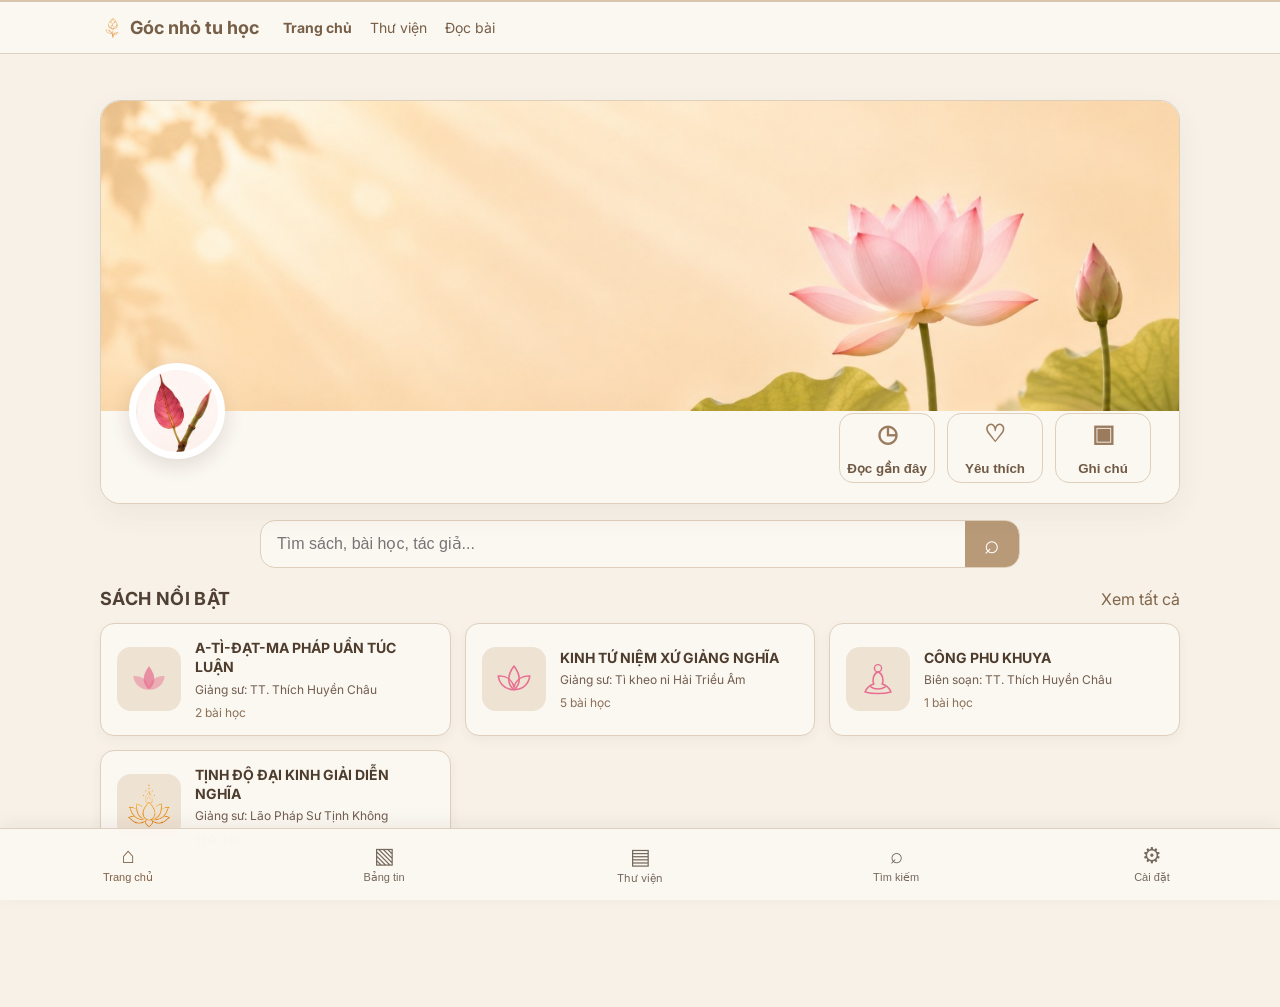
<file: index.html>
<!doctype html><html lang="vi"><head><meta charset="utf-8"><meta name="viewport" content="width=device-width,initial-scale=1"><meta http-equiv="Cache-Control" content="no-cache, no-store, must-revalidate"><title>Góc nhỏ tu học</title><link rel="stylesheet" href="style.css?v=24.2.15rev11"><link rel="manifest" href="manifest.webmanifest?v=24.2.15rev11"><meta name="theme-color" content="#c8b092"><meta name="apple-mobile-web-app-capable" content="yes"><meta name="apple-mobile-web-app-title" content="Góc nhỏ tu học"><link rel="apple-touch-icon" sizes="180x180" href="icon-180.png?v=24.2.15rev11"><link rel="icon" type="image/png" sizes="192x192" href="icon-192.png?v=24.2.15rev11"></head><body class="theme-paper v24-app">
<header class="site-header v24-top"><nav class="nav"><a class="brand v24-brand" href="index.html?v=24.2.15rev11"><img src="app-icon-hinh-so-1.png" alt=""> <span>Góc nhỏ tu học</span></a><div class="nav-links"><a class="active" href="index.html?v=24.2.15rev11">Trang chủ</a><a href="library.html?v=24.2.15rev11">Thư viện</a><a href="reader.html?v=24.2.15rev11">Đọc bài</a></div></nav></header>
<main class="container v24-home">
<section class="v24-profile-card"><div id="homeCover" class="v24-cover"></div><div class="v24-profile-row"><div class="v24-avatar"><img src="icon-192.png?v=24.2.15rev11" alt="Góc nhỏ tu học"></div><div class="v24-quick"><button data-v24-view="recent"><span>◷</span>Đọc gần đây</button><button data-v24-view="favorites"><span>♡</span>Yêu thích</button><button data-v24-view="notes"><span>▣</span>Ghi chú</button></div></div></section>
<section class="v24-search"><input id="v24Search" type="search" placeholder="Tìm sách, bài học, tác giả..."><button id="v24SearchBtn" aria-label="Tìm kiếm">⌕</button></section>
<section id="v24ViewHome" class="v24-view active"><div class="v24-section-head"><h2>Sách nổi bật</h2><a href="library.html?v=24.2.15rev11">Xem tất cả</a></div><div id="featuredBooks" class="v24-book-grid"></div><div id="bookEmpty" class="empty-state" hidden>Không tìm thấy đầu sách phù hợp.</div></section>
<section id="v24ViewFeed" class="v24-view"><div class="v24-section-head"><h2>Bảng tin</h2></div><div id="v24FeedList" class="v24-feed"></div></section><section id="v24ViewRecent" class="v24-view"><div class="v24-section-head"><h2>Đọc gần đây</h2></div><div id="v24RecentList" class="v24-list"></div></section>
<section id="v24ViewFavorites" class="v24-view"><div class="v24-section-head"><h2>Yêu thích</h2></div><div id="v24FavoriteList" class="v24-list"></div></section>
<section id="v24ViewNotes" class="v24-view"><div class="v24-section-head"><h2>Ghi chú</h2></div><div id="v24NotesList" class="v24-list"></div></section>
<section id="v24ViewSearch" class="v24-view"><div class="v24-section-head"><h2>Kết quả tìm kiếm</h2></div><div id="v24SearchResults" class="v24-list"></div></section>
<section id="v24ViewSettings" class="v24-view"><div class="v24-section-head"><h2>Cài đặt</h2></div><div class="v24-settings-card"><h3>Font khi đọc</h3><div class="v24-choice-row"><button data-v24-font="palatino">Palatino</button><button data-v24-font="merriweather">Merriweather</button><button data-v24-font="be">Be Vietnam Pro</button></div><h3>Cỡ chữ</h3><div class="v24-choice-row"><button id="v24Smaller">A−</button><span id="v24SizeLabel">20px</span><button id="v24Larger">A+</button></div><h3>Màu trang đọc</h3><div class="v24-choice-row"><button data-v24-reader-theme="paper">Giấy</button><button data-v24-reader-theme="white">Trắng</button><button data-v24-reader-theme="sepia">Sepia</button><button data-v24-reader-theme="dark">Tối</button></div><div class="v24-settings-actions"><button id="v24SettingsCancel" type="button">Hủy</button><button id="v24SettingsOk" type="button" class="primary">OK</button></div></div></section>
</main>
<nav class="v24-bottom-nav" aria-label="Điều hướng ứng dụng"><button data-v24-view="home" class="active"><span>⌂</span>Trang chủ</button><button data-v24-view="feed"><span>▧</span>Bảng tin</button><a href="library.html?v=24.2.15rev11"><span>▤</span>Thư viện</a><button data-v24-view="search"><span>⌕</span>Tìm kiếm</button><button data-v24-view="settings"><span>⚙</span>Cài đặt</button></nav>
<script src="book-icons.js?v=24.2.15rev11"></script><script src="catalog.js?v=24.2.15rev11"></script><script src="data.js?v=24.2.15rev11"></script><script src="app.js?v=24.2.15rev11"></script><script src="pwa.js?v=24.2.15rev11"></script><style>
.v24-feed{max-width:760px;margin:0 auto 90px}.v24-feed-card{background:#fffaf2;border:1px solid #e2d4c2;border-radius:18px;padding:18px;margin:12px 0;box-shadow:0 4px 16px rgba(92,65,42,.06)}.v24-feed-author{display:flex;gap:10px;align-items:center}.v24-feed-author img{width:42px;height:42px;border-radius:50%;object-fit:cover}.v24-feed-author small{display:block;color:#8c7a68;margin-top:2px}.v24-feed-card h3{color:#6e4d36;margin:14px 0 8px}.v24-feed-card p{line-height:1.65;color:#5d5148}.v24-feed-actions{display:flex;gap:8px;border-top:1px solid #eadfce;padding-top:12px;margin-top:14px}.v24-feed-actions button,.v24-feed-actions a{border:0;background:#f5ecdf;border-radius:10px;padding:8px 12px;color:#6e4d36;text-decoration:none;font:inherit}.v24-feed-media{width:100%;max-height:520px;object-fit:cover;border-radius:14px;margin-top:12px}.v24-feed-video{position:relative;padding-top:56.25%;margin-top:12px}.v24-feed-video iframe{position:absolute;inset:0;width:100%;height:100%;border:0;border-radius:14px}.v24-feed-empty{text-align:center;color:#8c7a68;padding:34px 12px}.v24-bottom-nav{overflow-x:auto}.v24-bottom-nav>*{min-width:74px}
</style><script>
(function(){
 const feed=document.querySelector('[data-v24-view="feed"]');
 if(!feed)return;
 const feedList=document.getElementById('v24FeedList');
 const esc=v=>String(v??'').replace(/[&<>\"]/g,c=>({'&':'&amp;','<':'&lt;','>':'&gt;','"':'&quot;'}[c]));
 function ytId(url){const m=String(url||'').match(/(?:youtu\.be\/|v=|embed\/|shorts\/)([A-Za-z0-9_-]{6,})/);return m?m[1]:'';}
 function renderFeed(){
   if(!feedList)return;
   const data=window.GNTT_DATA||{};
   const posts=(Array.isArray(data.feedPosts)?data.feedPosts:[]).filter(p=>p.visibility!=='private').sort((a,b)=>(b.createdAt||'').localeCompare(a.createdAt||''));
   const lessons={};(data.books||[]).forEach(b=>(b.chapters||[]).forEach(c=>(c.lessons||[]).forEach(l=>lessons[l.id]=l)));
   if(!posts.length){feedList.innerHTML='<div class="v24-feed-empty">Chưa có bản tin nào. Các đầu sách vẫn ở Trang chủ như bình thường.</div>';return;}
   feedList.innerHTML=posts.map(p=>{const y=ytId(p.youtube), l=lessons[p.lessonId];const media=p.image?`<img class="v24-feed-media" src="${esc(p.image)}" alt="">`:'';const video=y?`<div class="v24-feed-video"><iframe src="https://www.youtube.com/embed/${esc(y)}" title="YouTube" allowfullscreen loading="lazy"></iframe></div>`:'';const read=l?`<a href="reader.html?id=${encodeURIComponent(l.id)}&v=24.2.15rev11">📖 Đọc ngay</a>`:'';return `<article class="v24-feed-card"><div class="v24-feed-author"><img src="icon-192.png?v=24.2.15rev11" alt=""><div><strong>Góc nhỏ tu học</strong><small>${esc((p.createdAt||'').slice(0,10))}</small></div></div>${p.title?`<h3>${esc(p.title)}</h3>`:''}${p.content?`<p>${esc(p.content).replace(/\n/g,'<br>')}</p>`:''}${media}${video}<div class="v24-feed-actions">${read}<button type="button">♡ Yêu thích</button><button type="button">↗ Chia sẻ</button></div></article>`}).join('');
 }
 renderFeed();

 feed.addEventListener('click',function(){
   document.querySelectorAll('.v24-view').forEach(x=>x.classList.remove('active'));
   const v=document.getElementById('v24ViewFeed'); if(v)v.classList.add('active');
   document.querySelectorAll('.v24-bottom-nav .active').forEach(x=>x.classList.remove('active')); feed.classList.add('active');
   window.scrollTo({top:0,behavior:'smooth'});
 });
 document.querySelectorAll('[data-v24-view="home"]').forEach(b=>b.addEventListener('click',()=>{const v=document.getElementById('v24ViewFeed');if(v)v.classList.remove('active')}));
})();
</script></body></html>
</file>
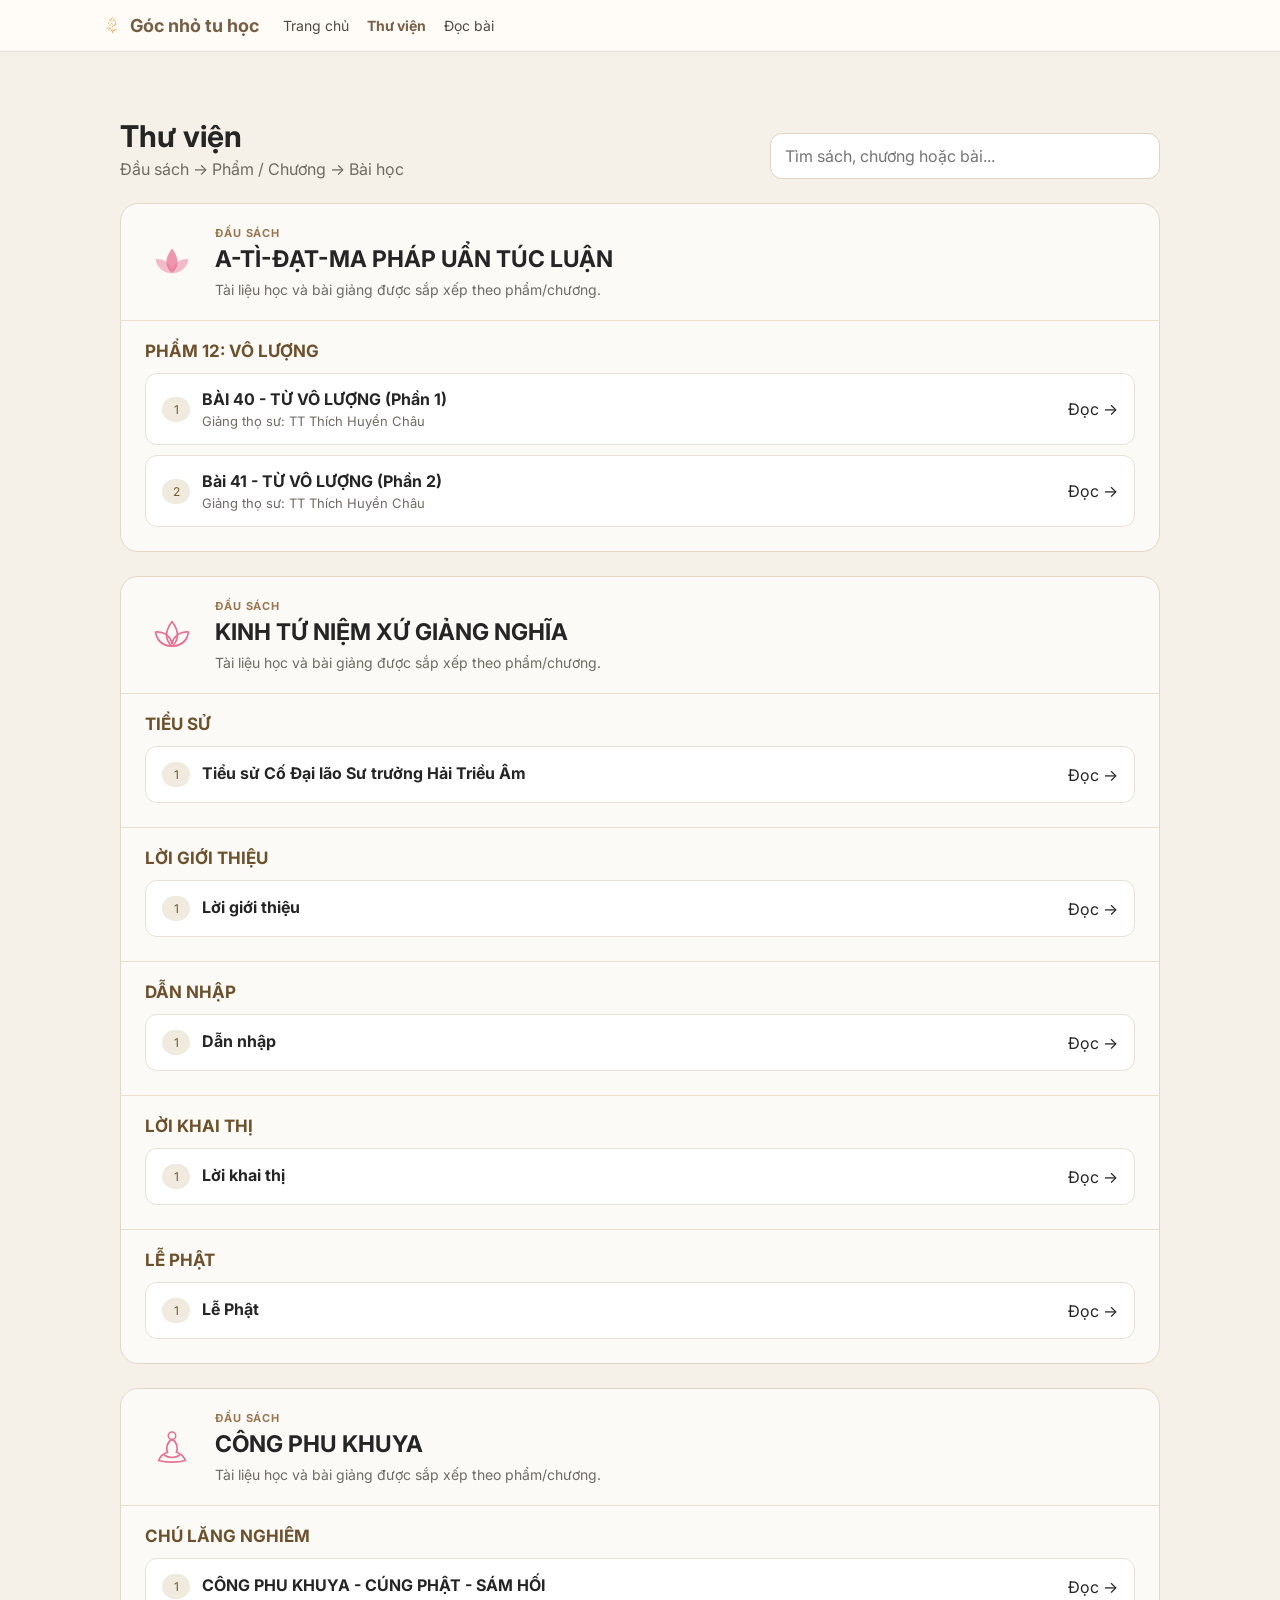
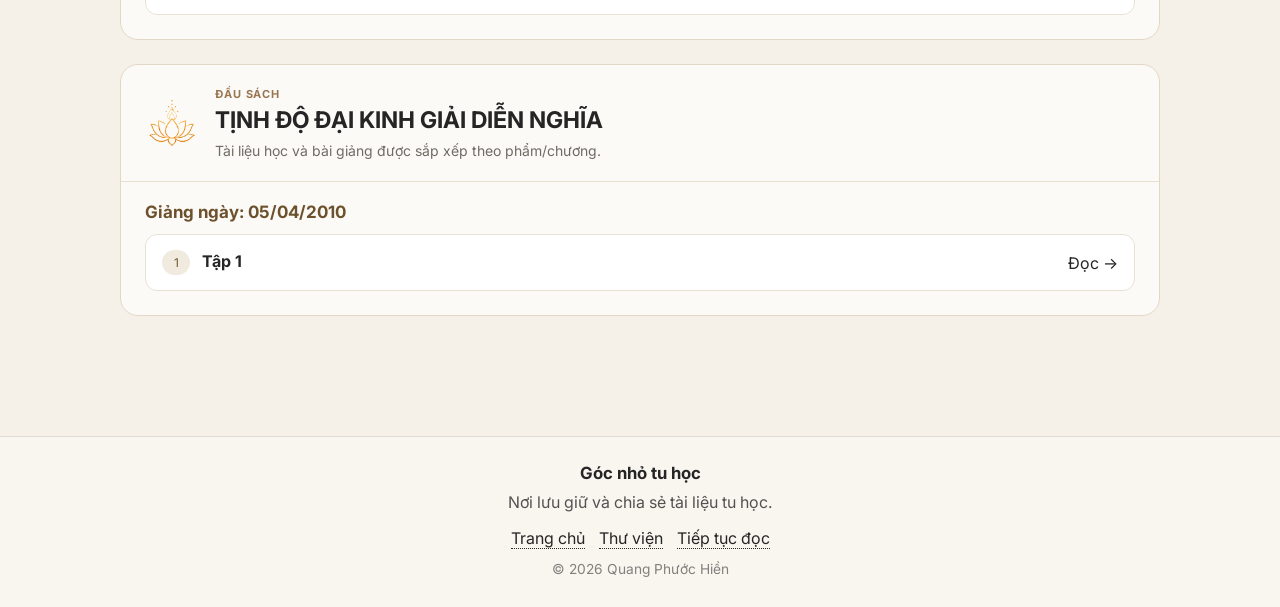
<file: library.html>
<!doctype html>
<html lang="vi">
<head>
  <meta charset="utf-8">
  <meta http-equiv="Cache-Control" content="no-cache, no-store, must-revalidate">
  <meta http-equiv="Pragma" content="no-cache">
  <meta http-equiv="Expires" content="0">
  <meta name="viewport" content="width=device-width,initial-scale=1">
  <title>Thư viện - Góc nhỏ tu học</title>
  <link rel="stylesheet" href="style.css?v=24.2.15r6r5">
<link rel="manifest" href="manifest.webmanifest?v=24.2.15r6r5"><meta name="theme-color" content="#765b3a"><meta name="apple-mobile-web-app-capable" content="yes"><meta name="apple-mobile-web-app-title" content="Góc nhỏ tu học"><link rel="apple-touch-icon" sizes="180x180" href="icon-180.png?v=24.2.15r6r5"><link rel="icon" type="image/png" sizes="192x192" href="icon-192.png?v=24.2.15r6r5"></head>
<body class="theme-paper">
<header class="site-header">
  <nav class="nav">
    <a class="brand" href="index.html?v=24.2.15r6r5">📖 Góc nhỏ tu học</a>
    <div class="nav-links">
      <a href="index.html?v=24.2.15r6r5">Trang chủ</a>
      <a class="active" href="library.html?v=24.2.15r6r5">Thư viện</a>
      <a href="reader.html?v=24.2.15r6r5">Đọc bài</a>
    </div>
  </nav>
</header>

<main class="container library-v19">
  <div class="results-head">
    <div>
      <h1>Thư viện</h1>
      <p>Đầu sách → Phẩm / Chương → Bài học</p>
    </div>
    <input id="librarySearch" type="search" placeholder="Tìm sách, chương hoặc bài...">
  </div>
  <div id="libraryBooks" class="library-books"></div>
  <div id="libraryEmpty" class="empty-state" hidden>Không tìm thấy nội dung phù hợp.</div>
</main>

<footer class="site-footer" data-footer>
  <div class="site-footer-inner">
    <div class="site-footer-title" data-footer-title>Góc nhỏ tu học</div>
    <div class="site-footer-text" data-footer-text>Nơi lưu giữ và chia sẻ tài liệu tu học.</div>
    <nav class="site-footer-links" aria-label="Liên kết cuối trang">
      <a href="index.html?v=24.2.15r6r5">Trang chủ</a>
      <a href="library.html?v=24.2.15r6r5">Thư viện</a>
      <a href="reader.html?v=24.2.15r6r5">Tiếp tục đọc</a>
    </nav>
    <div class="site-footer-copy" data-footer-copy>© 2026 Quang Phước Hiền</div>
  </div>
</footer>

<script src="book-icons.js?v=24.2.15r6r5"></script>
<script src="catalog.js?v=24.2.15r6r5"></script><script src="data.js?v=24.2.15r6r5"></script>
<script src="app.js?v=24.2.15r6r5"></script>
<script src="pwa.js?v=24.2.15r6r5"></script></body>
</html>
</file>
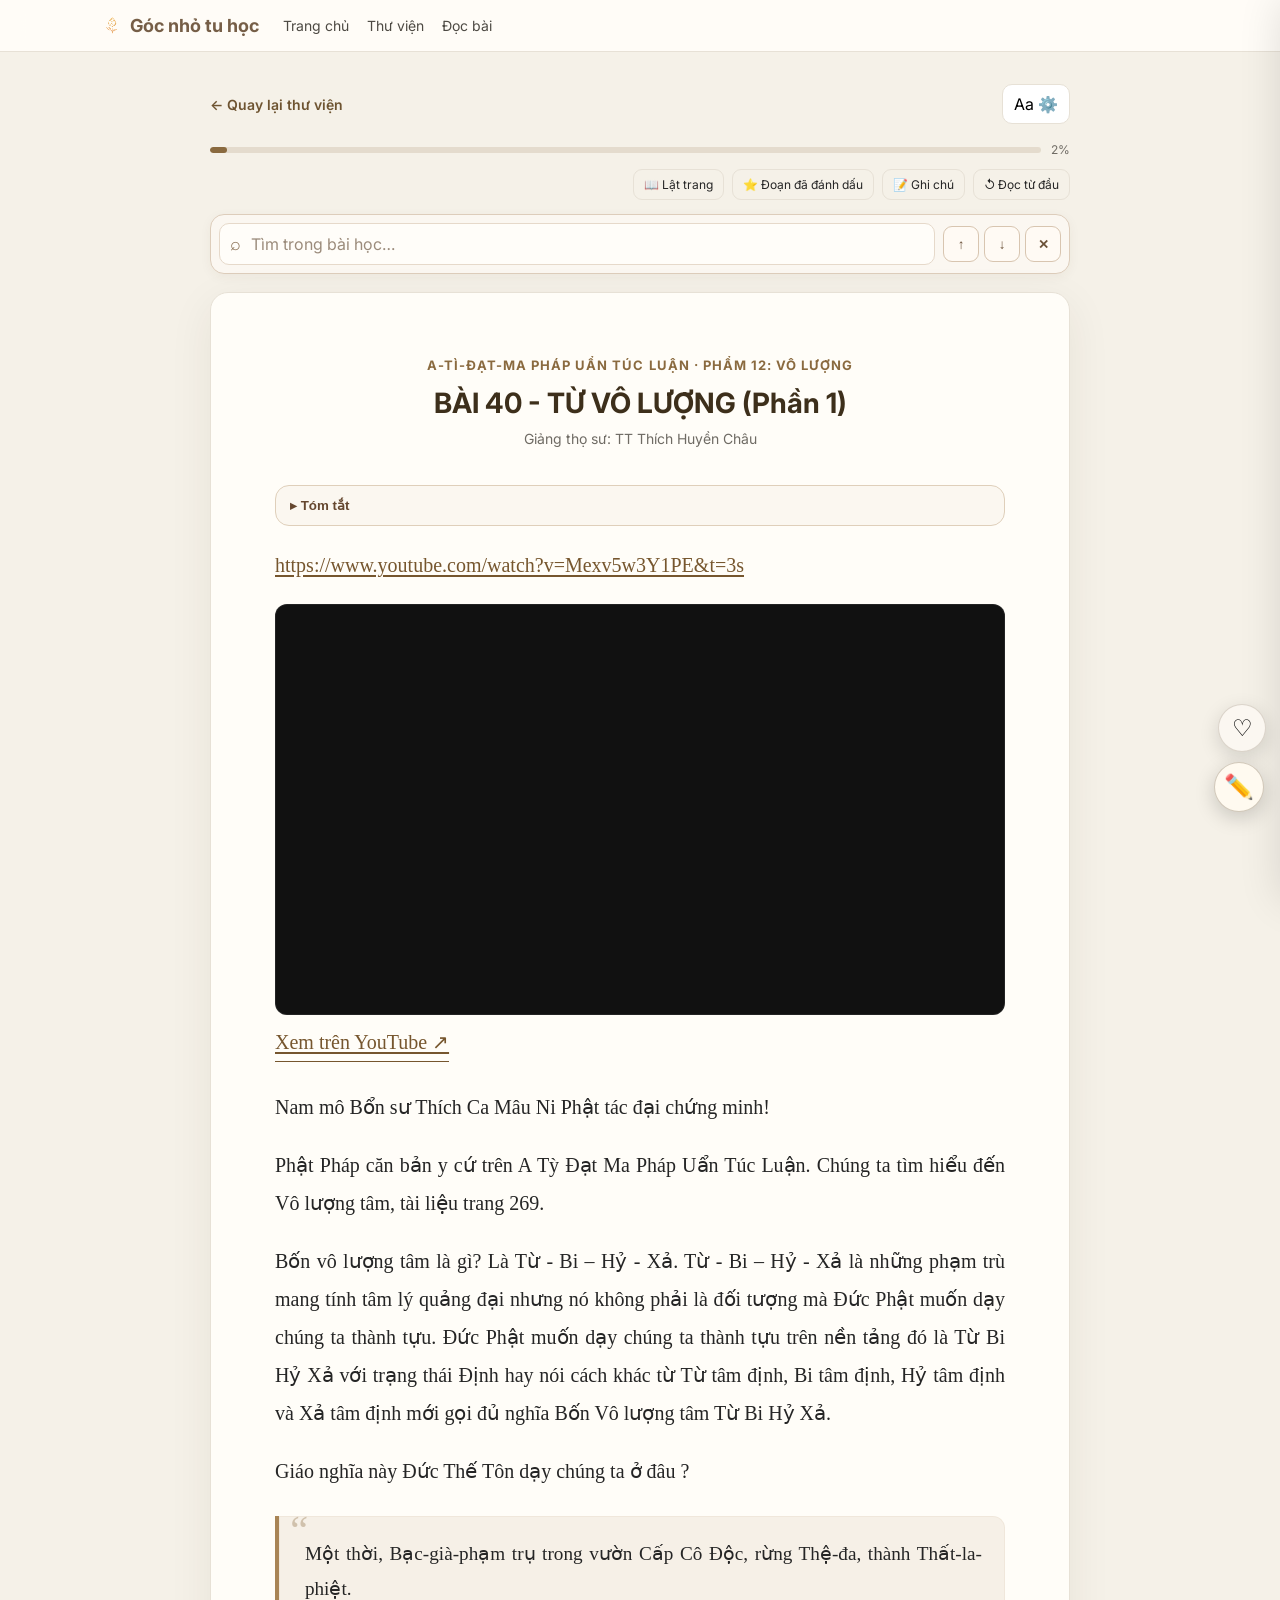
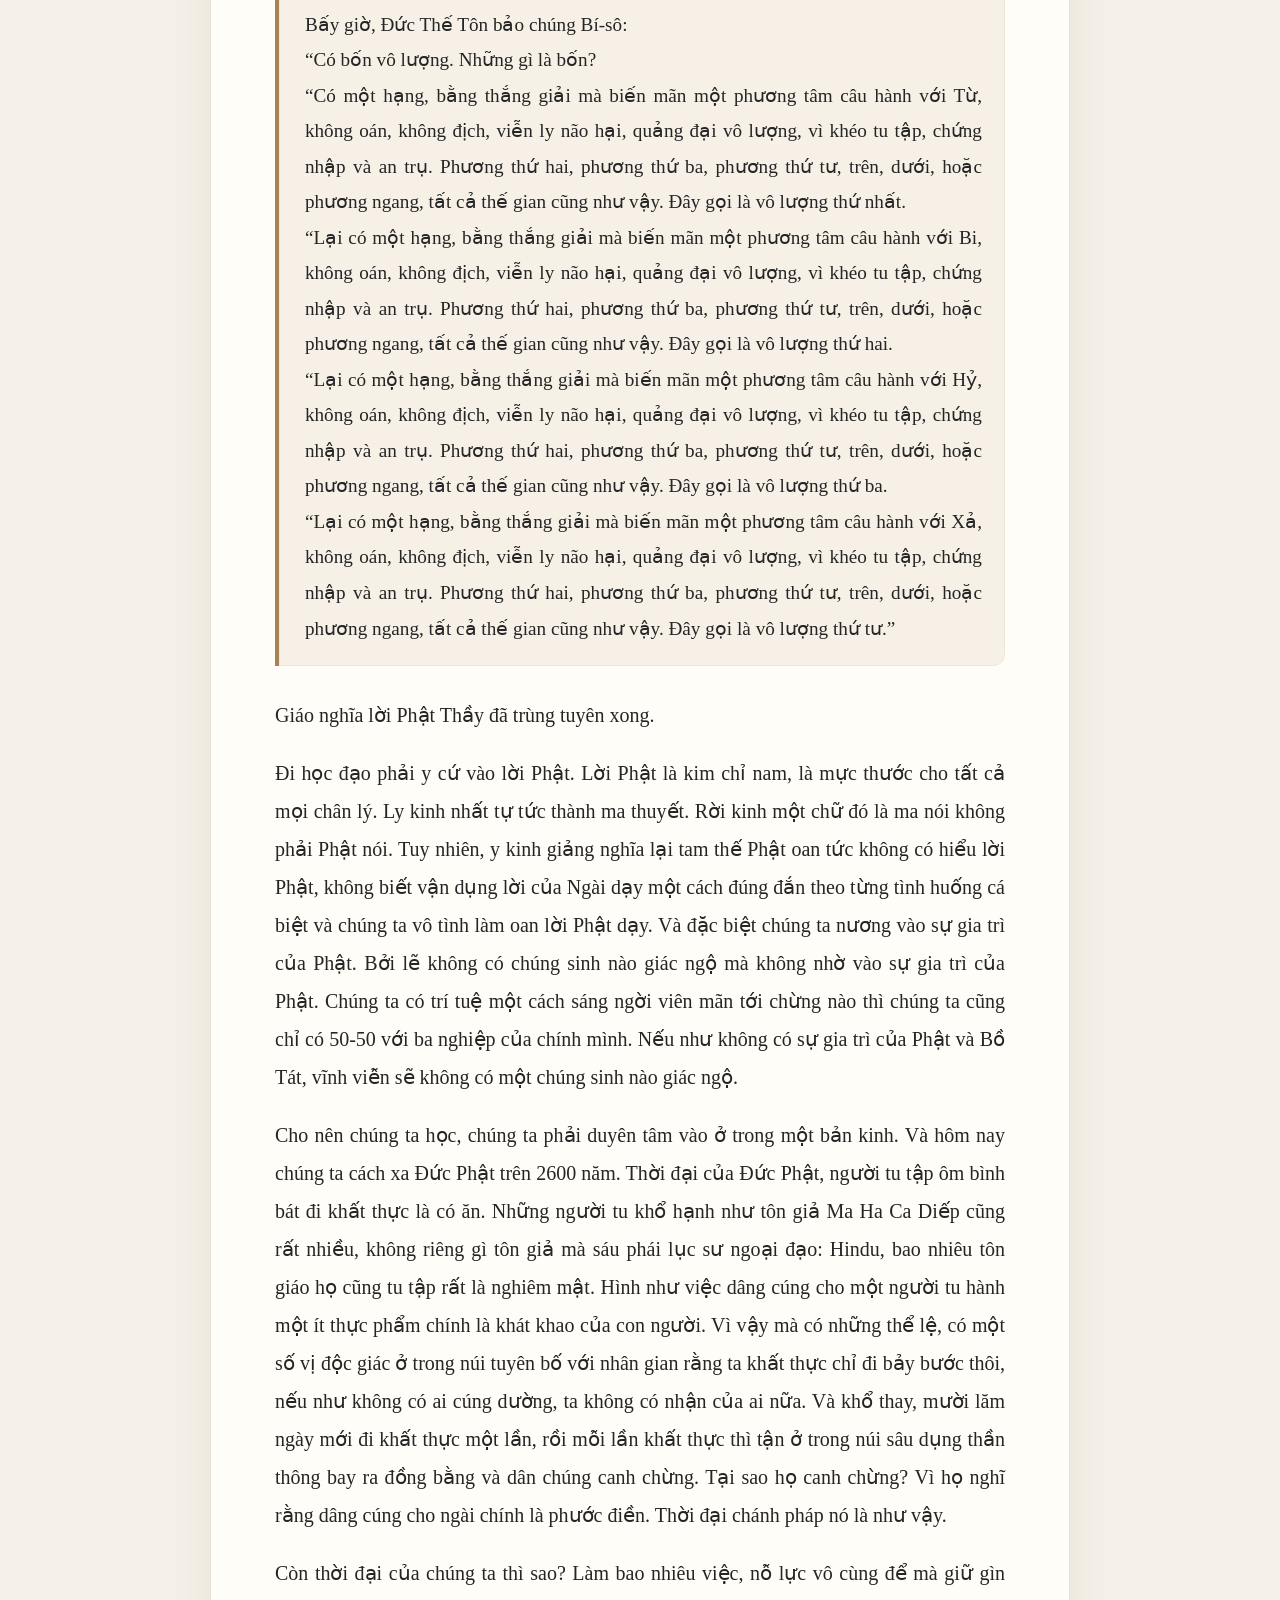
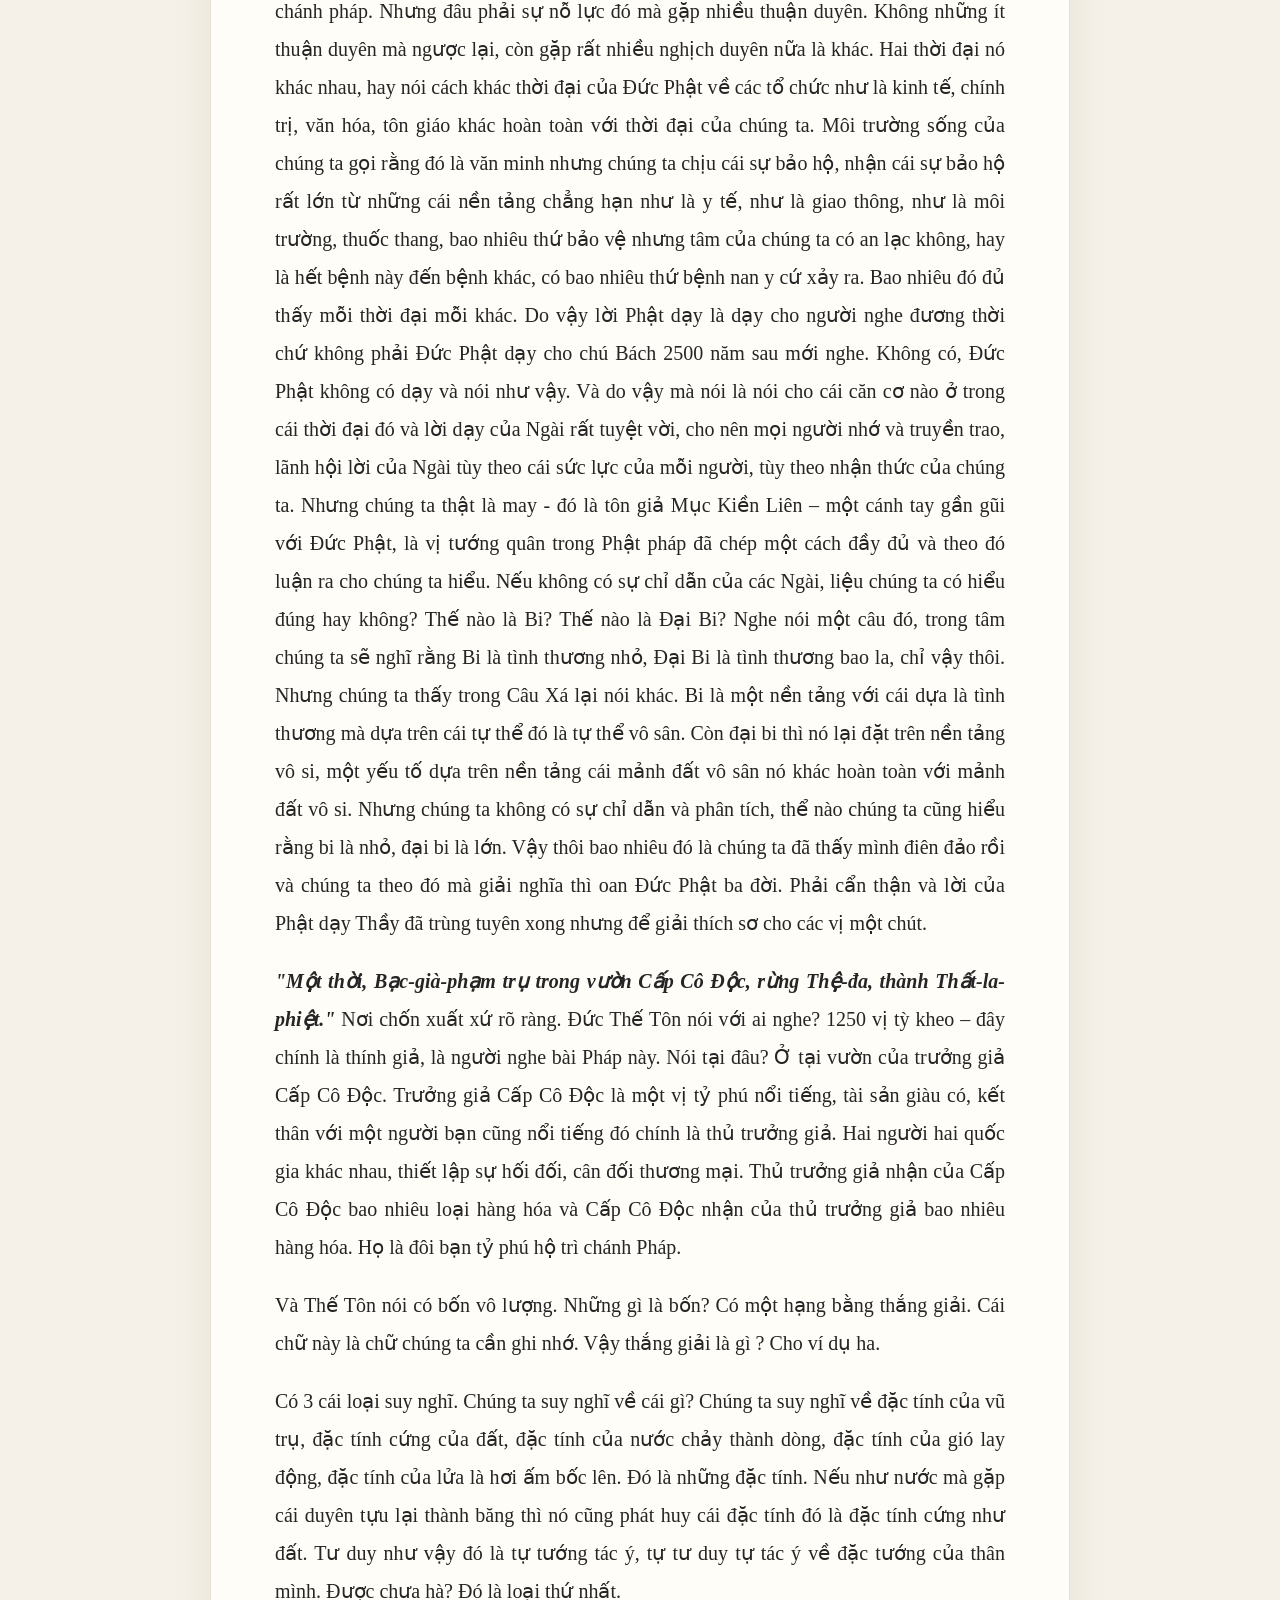
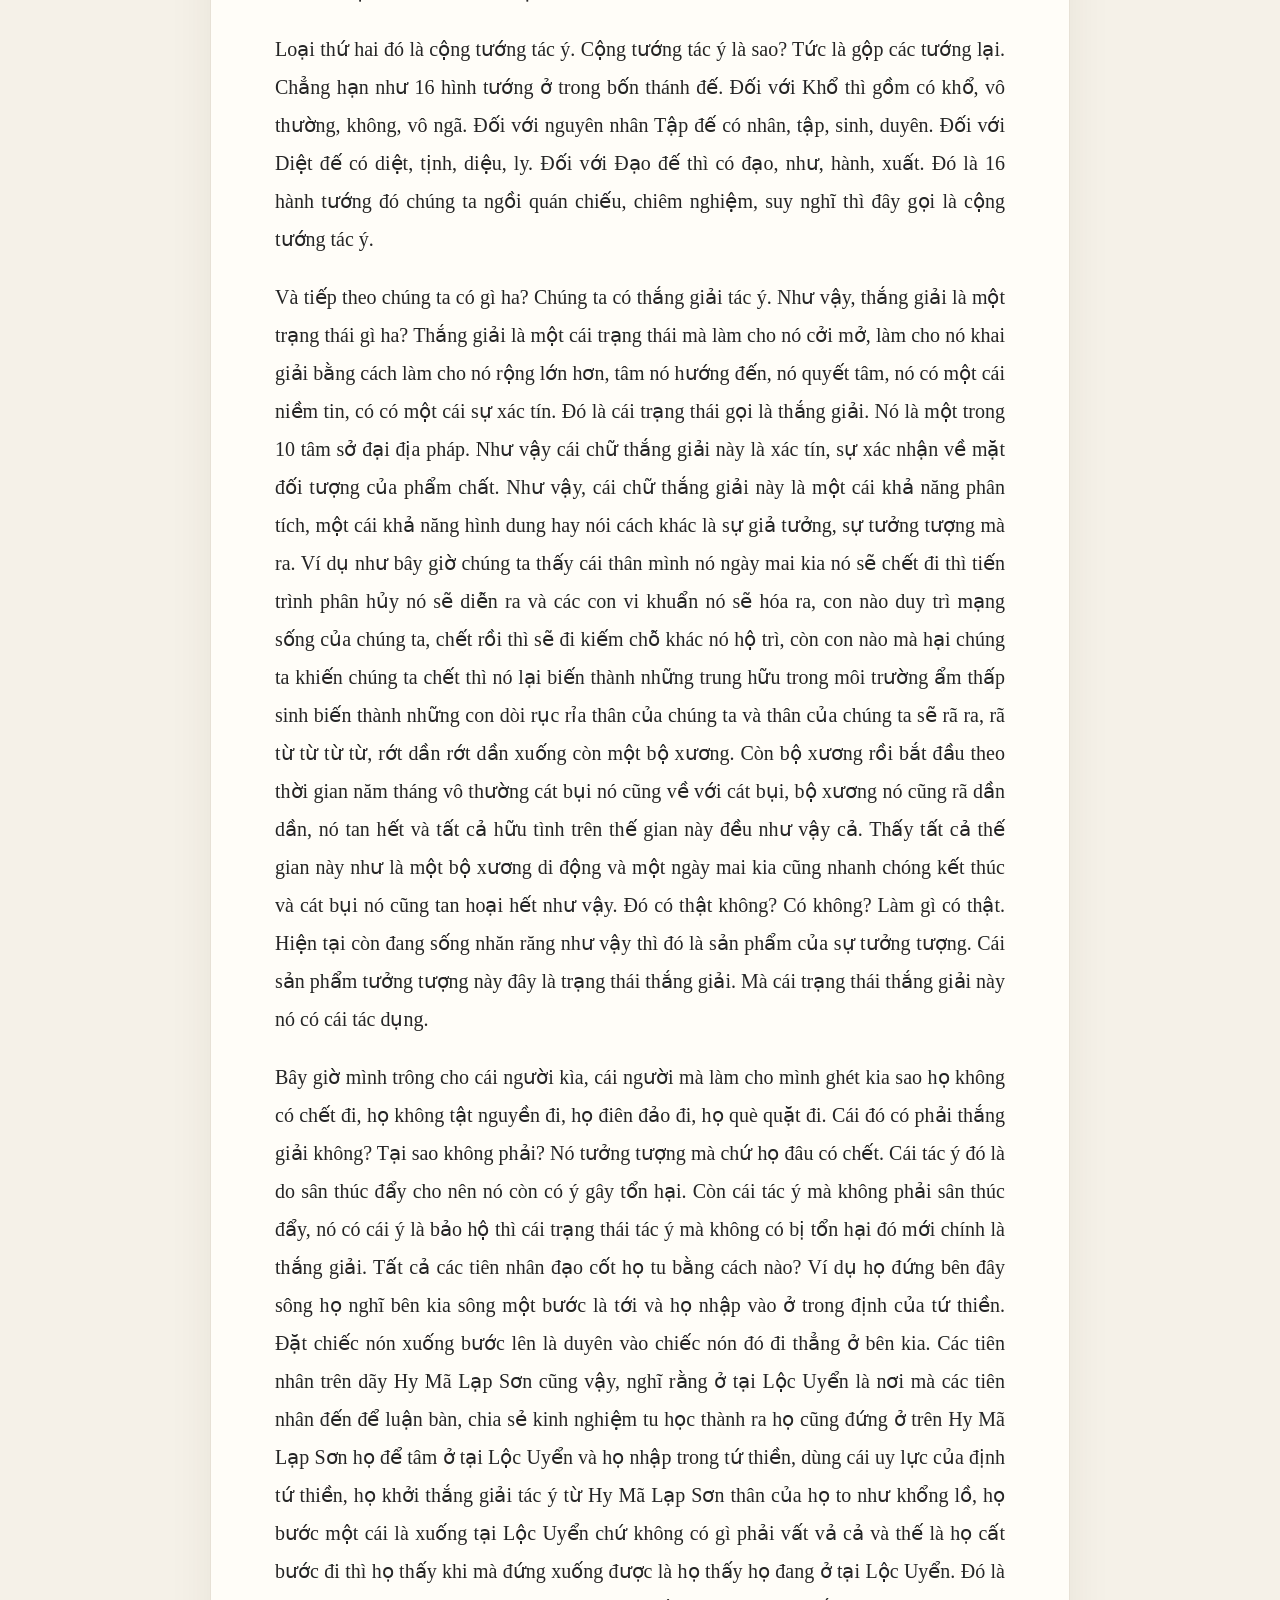
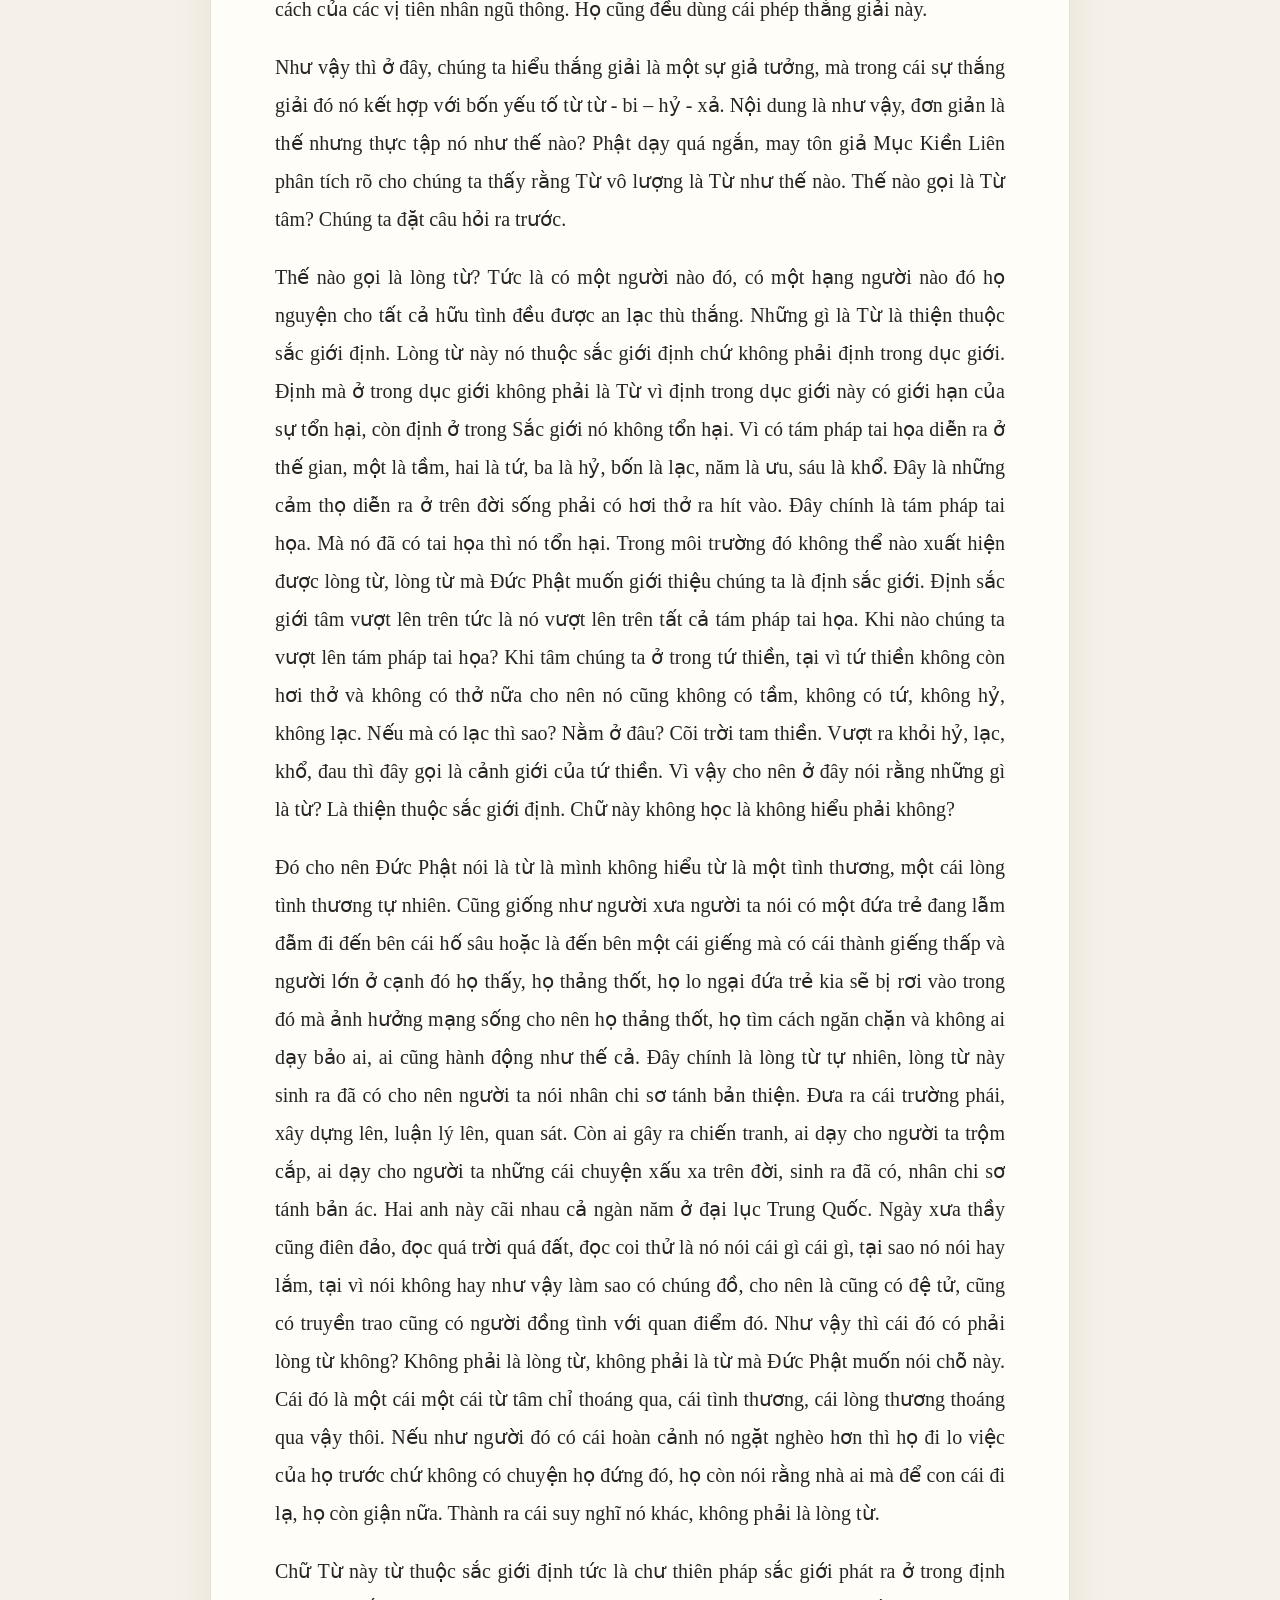
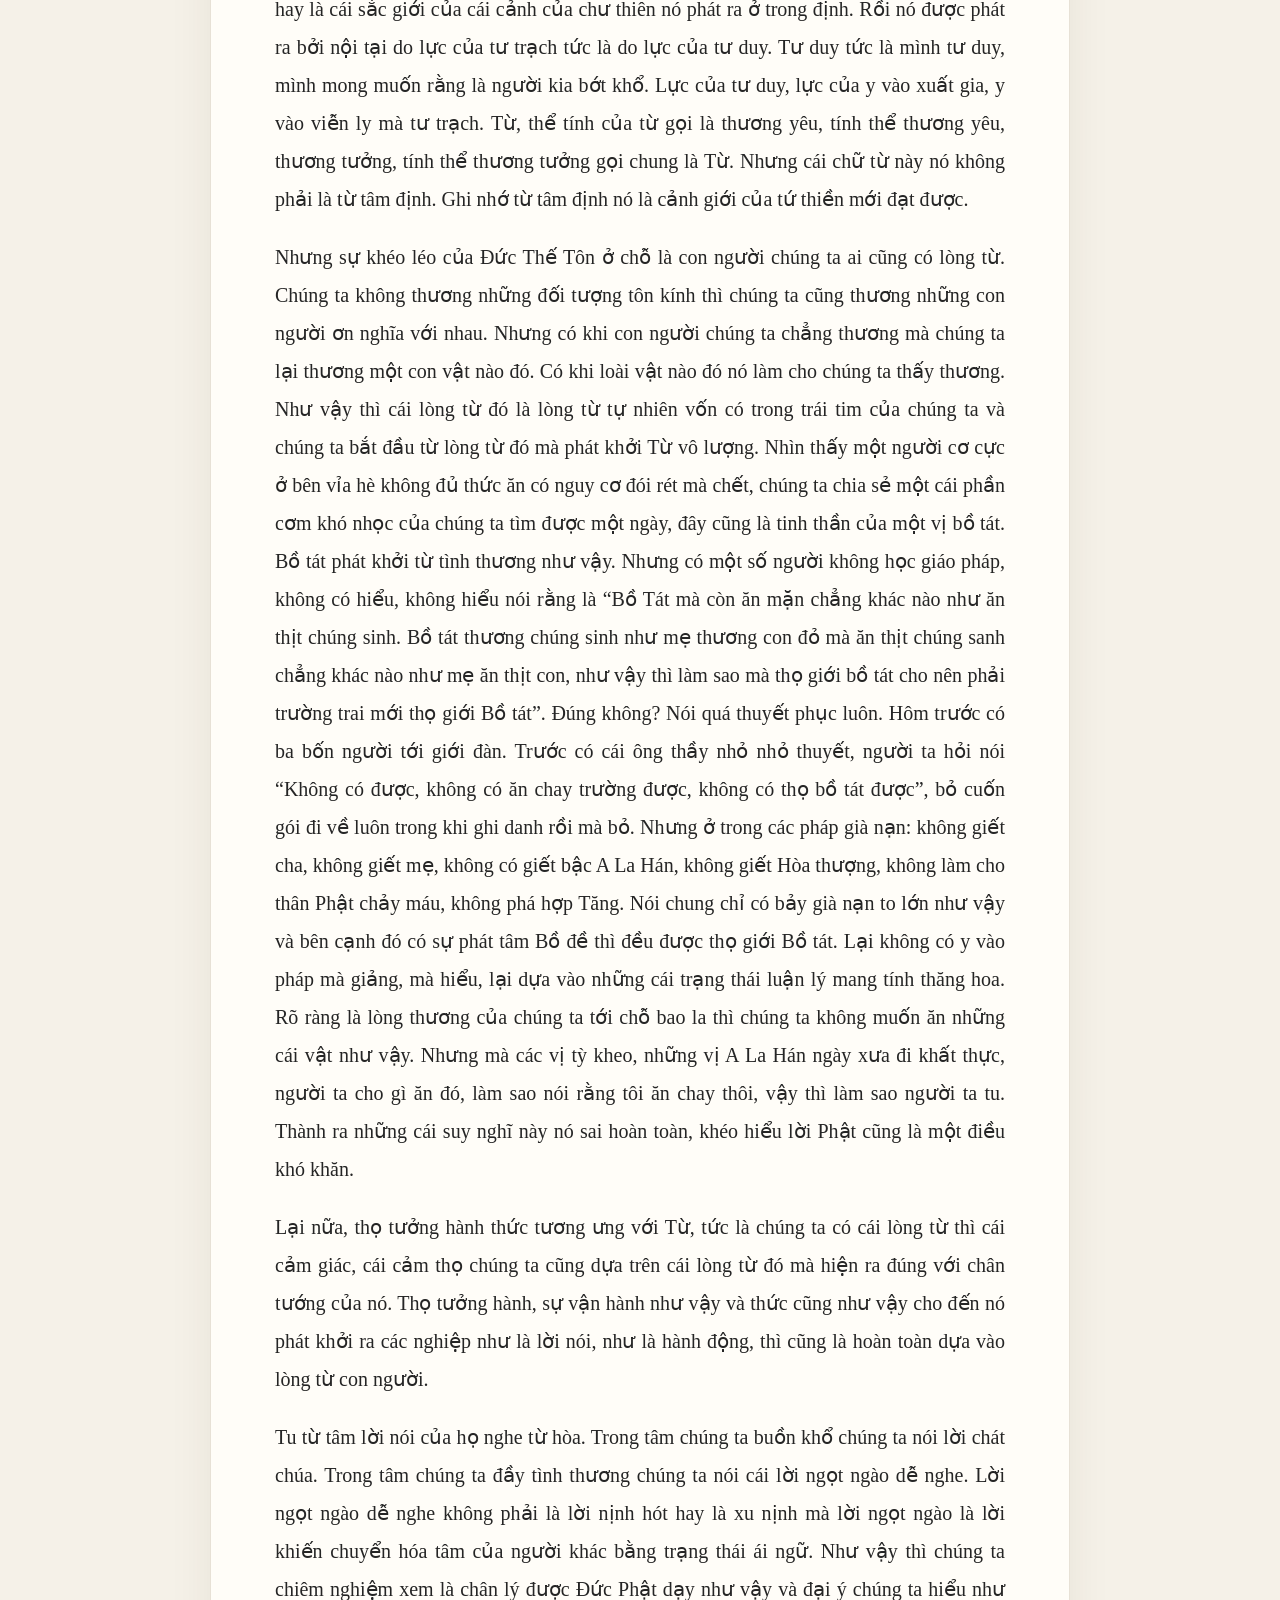
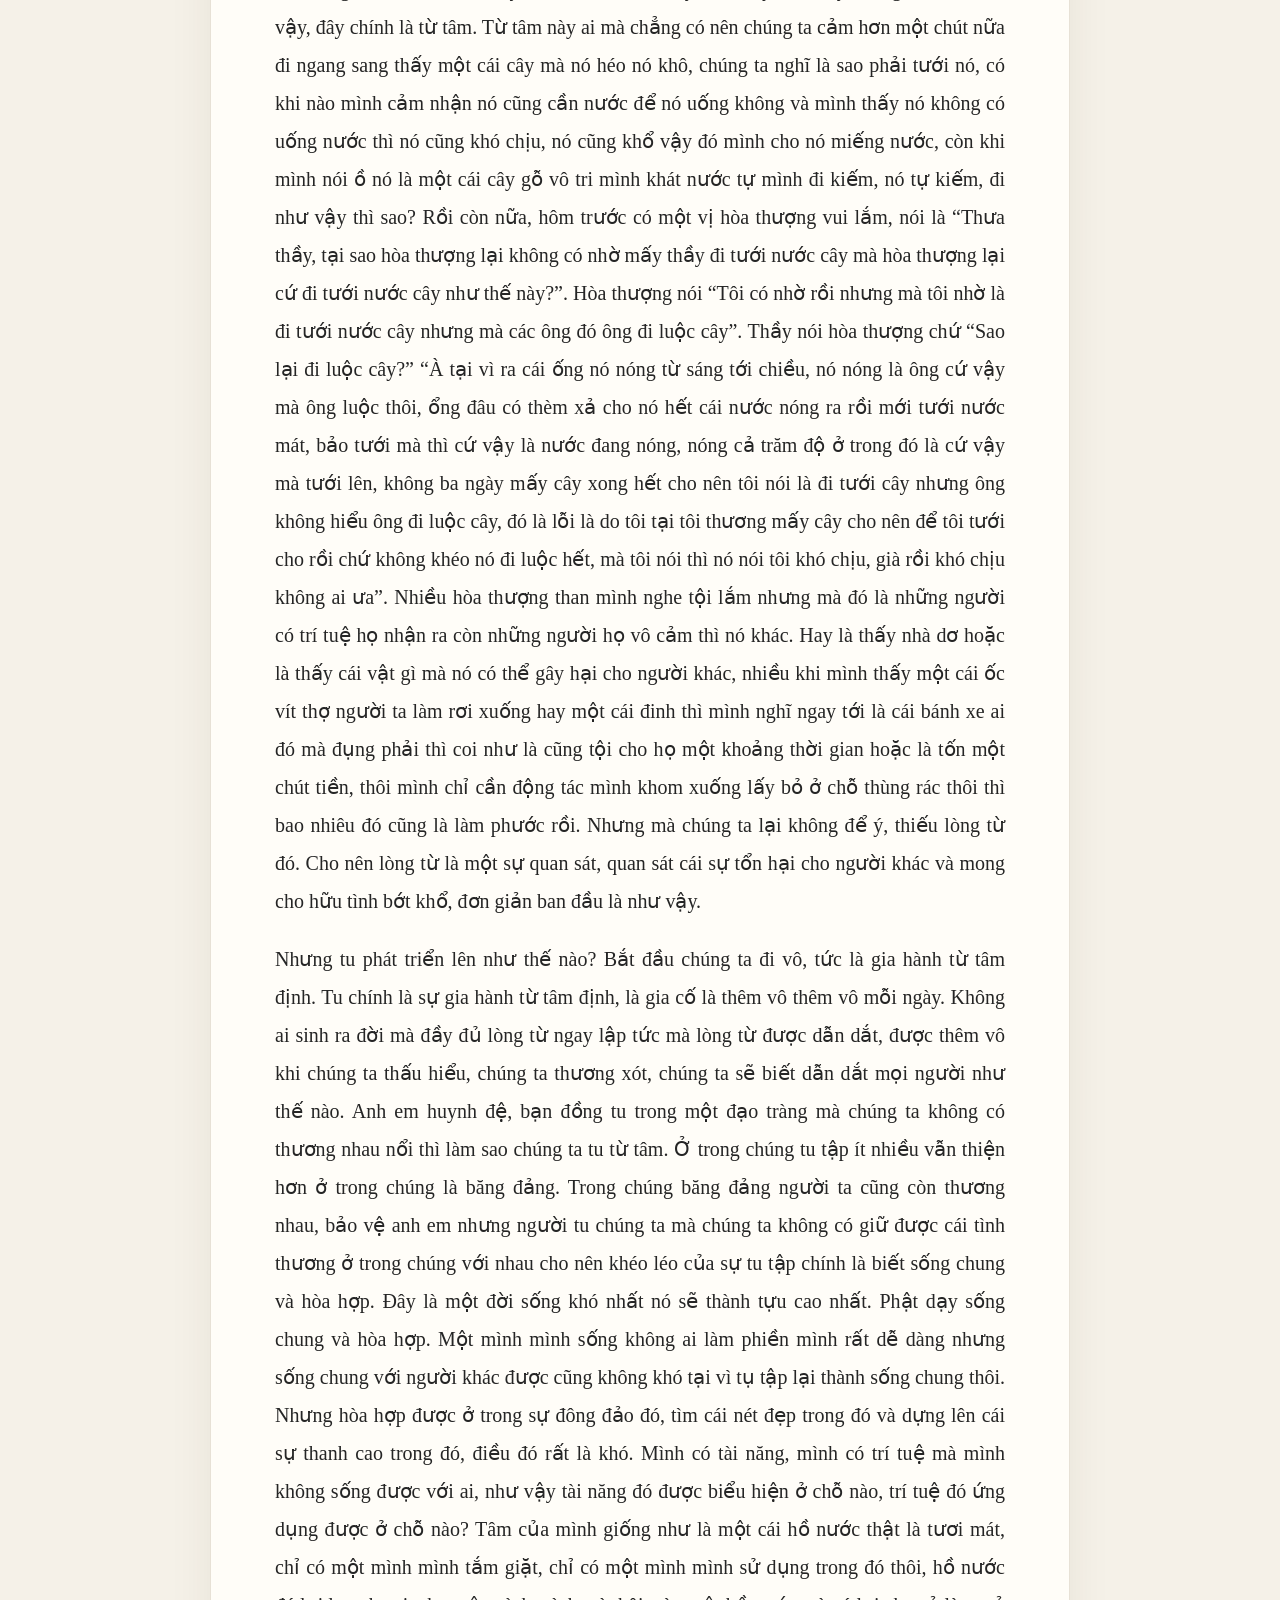
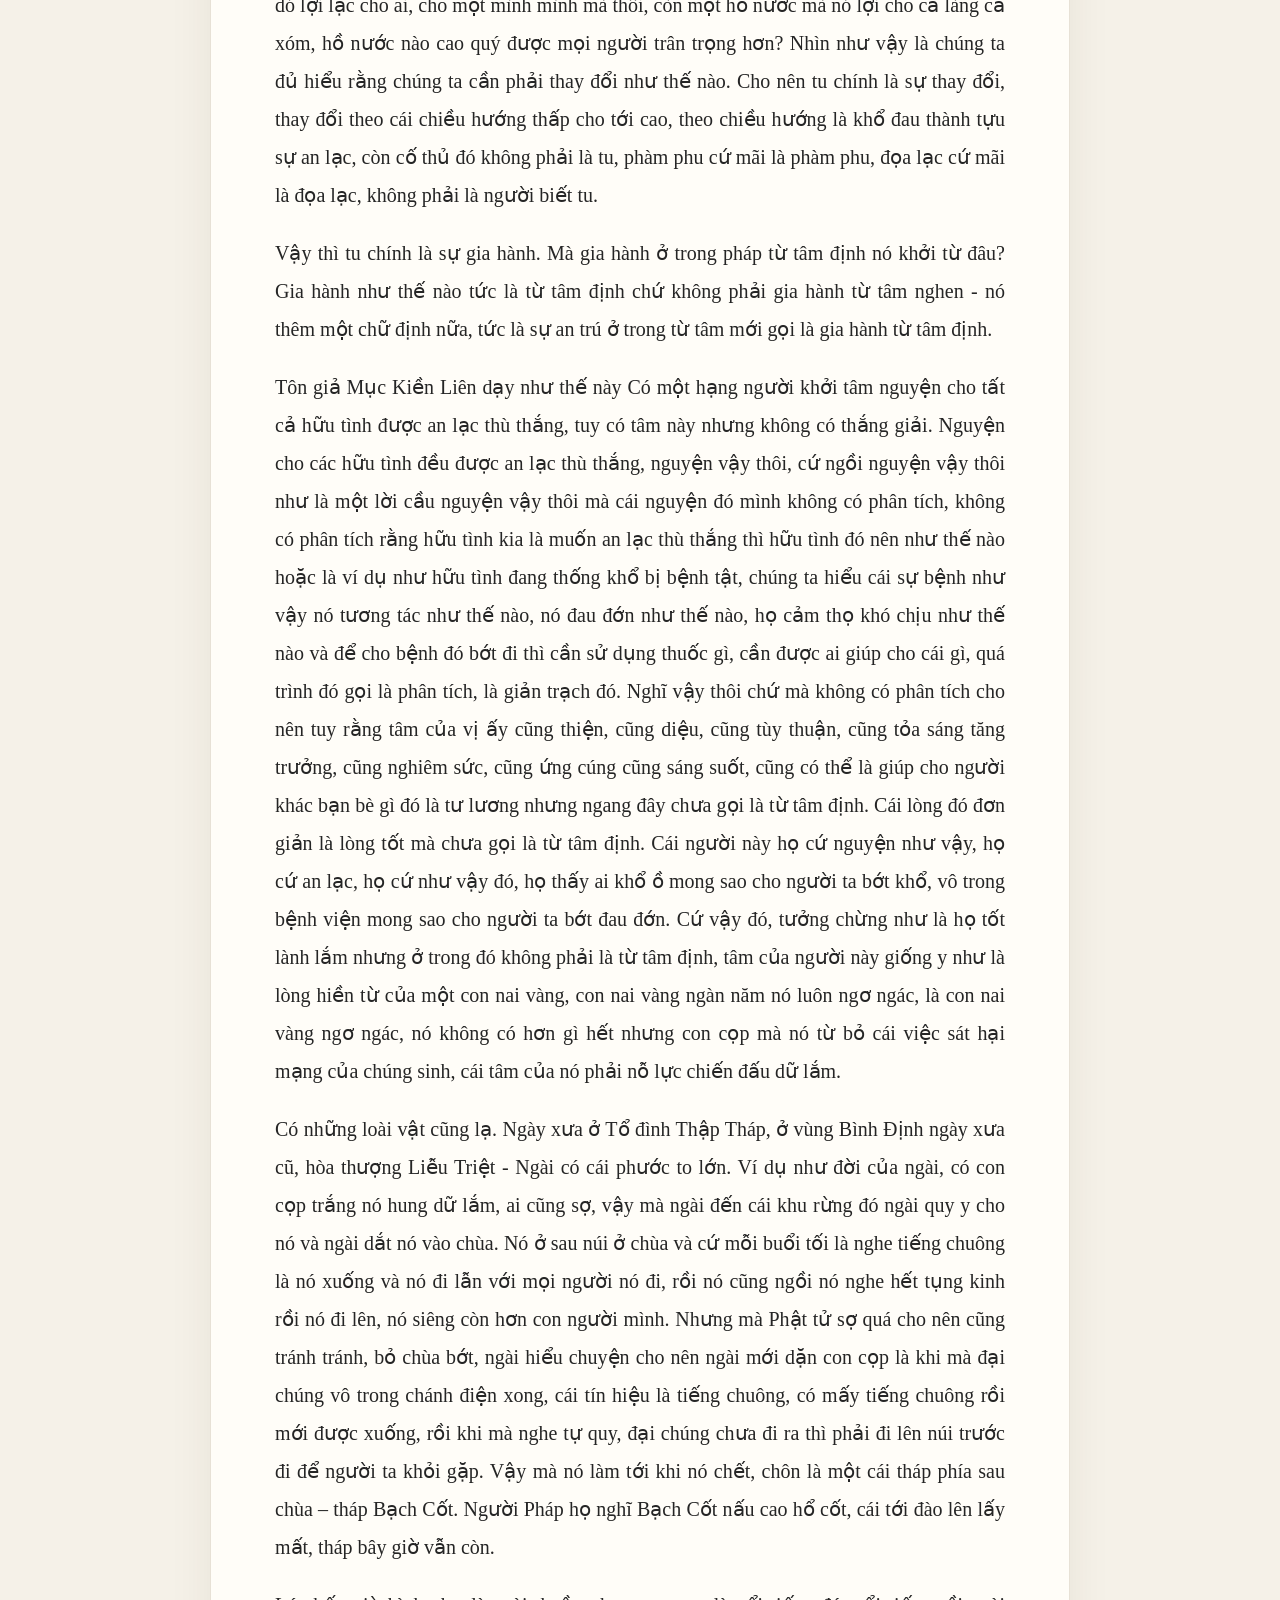
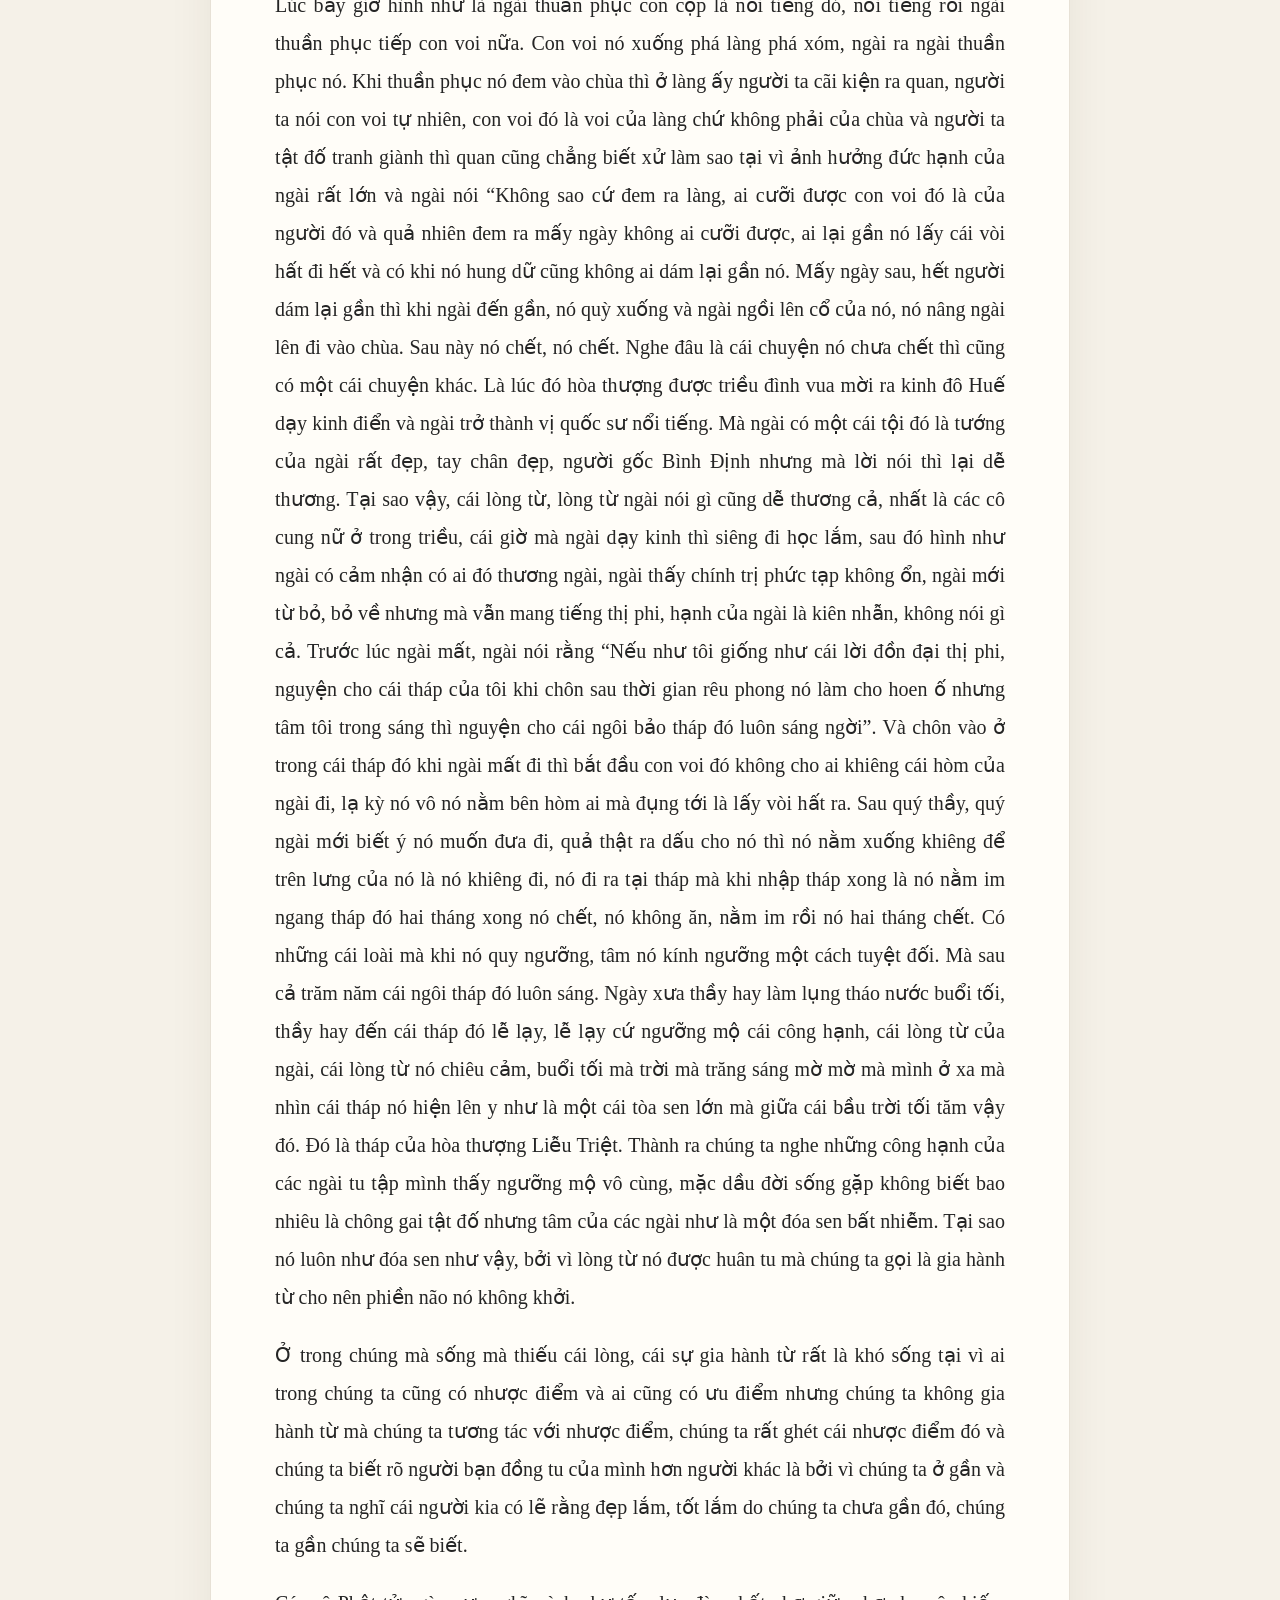
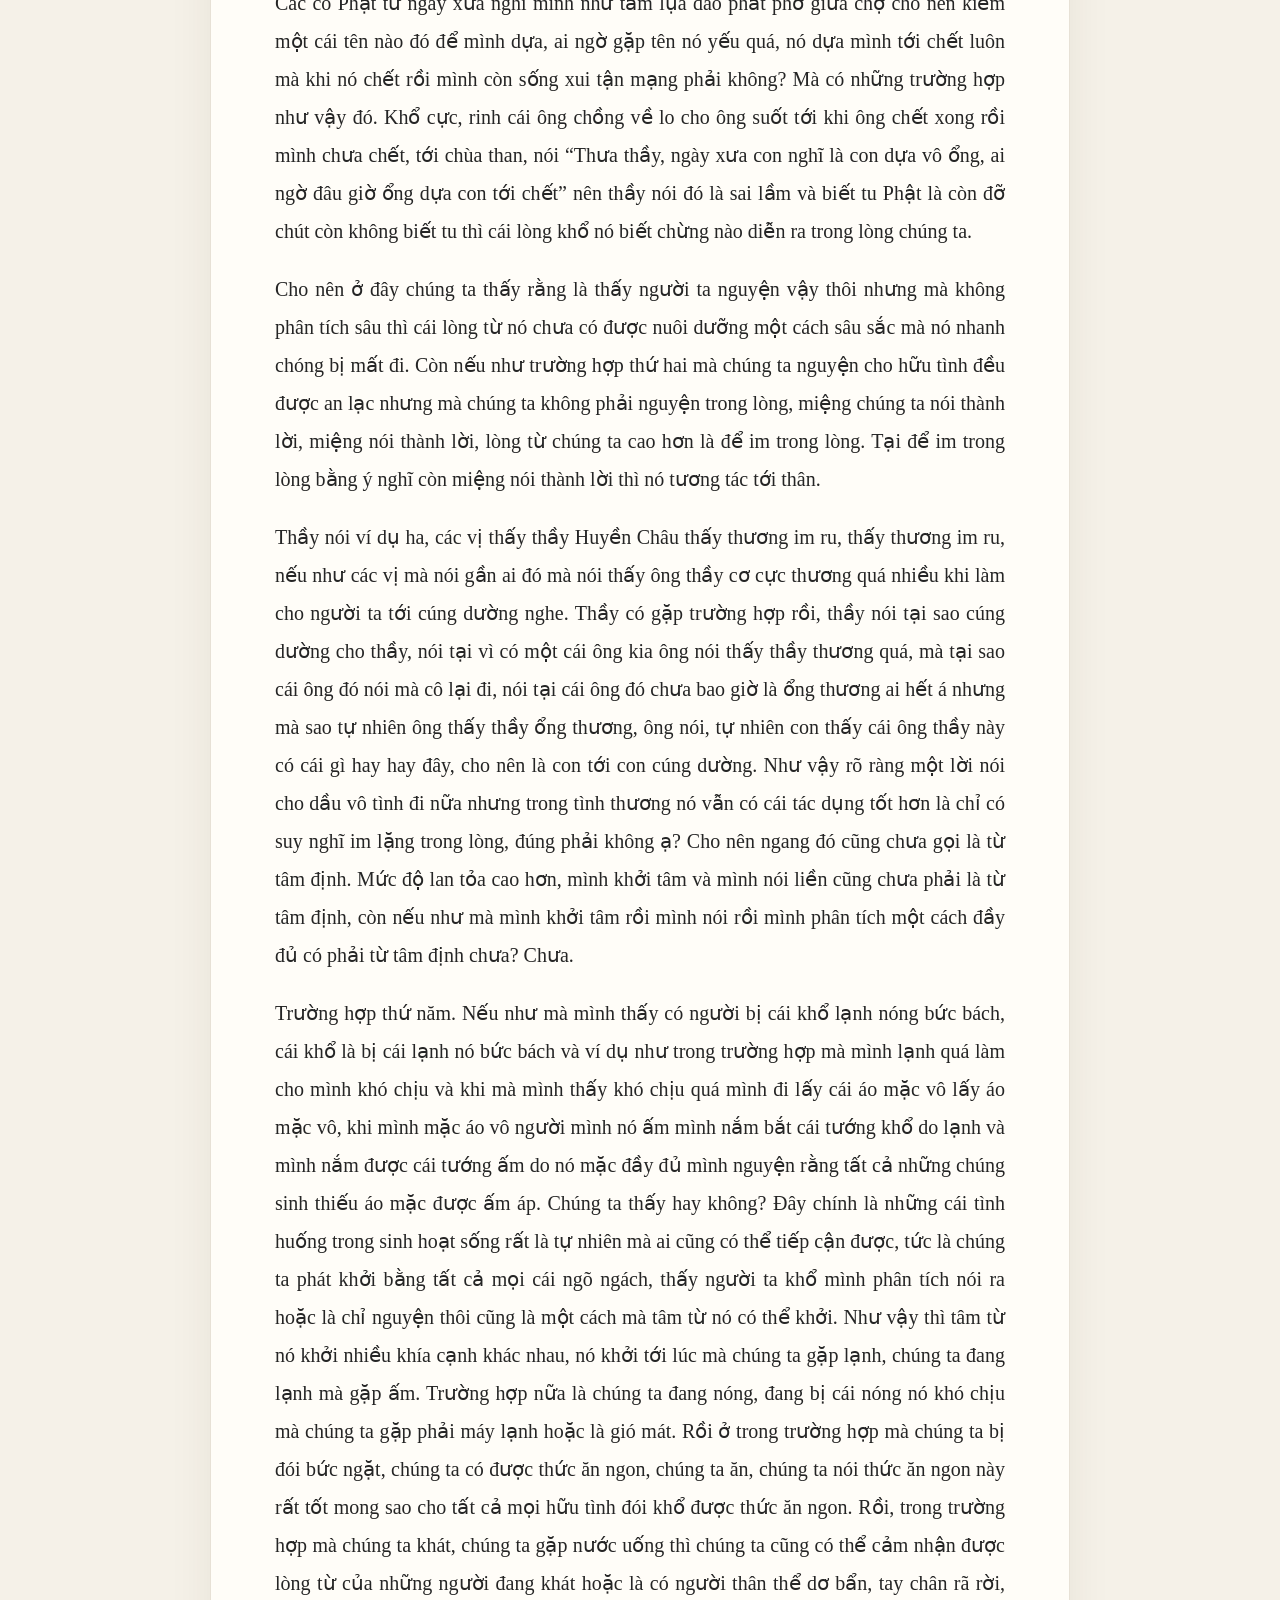
<file: reader.html>
<!doctype html>
<!DOCTYPE html>
<html lang="vi"><head>
<!-- GNTT_VERSION_18 anti-cache --><meta charset="utf-8"/>
<meta content="no-cache, no-store, must-revalidate" http-equiv="Cache-Control"/>
<meta content="no-cache" http-equiv="Pragma"/>
<meta content="0" http-equiv="Expires"/><meta content="width=device-width,initial-scale=1" name="viewport"/>
<title>Đọc bài | Góc nhỏ tu học</title><link href="style.css?v=24.2.15r6r5" rel="stylesheet"/><link rel="manifest" href="manifest.webmanifest?v=24.2.15r6r5"><meta name="theme-color" content="#765b3a"><meta name="apple-mobile-web-app-capable" content="yes"><meta name="apple-mobile-web-app-title" content="Góc nhỏ tu học"><link rel="apple-touch-icon" href="icon-180.png?v=24.2.15r6r5"><link rel="icon" type="image/png" sizes="192x192" href="icon-192.png?v=24.2.15r6r5"></head><body class="theme-paper">
<header class="site-header"><nav class="nav">
<a class="brand" href="index.html">📖 Góc nhỏ tu học</a>
<div class="nav-links">
<a href="index.html">Trang chủ</a>
<a href="library.html">Thư viện</a>
<a href="reader.html">Đọc bài</a>
</div>
</nav></header>
<main class="reader-shell">
<div class="reader-top">
<a class="back" href="library.html">← Quay lại thư viện</a>
<div class="reader-actions">
<button class="icon-btn" id="openSettings">Aa ⚙️</button>
</div>
</div>
<div class="progress-info">
<div class="progress-track"><div id="readingProgressBar"></div></div>
<span id="readingPercent">0%</span>
</div>
<div class="reader-utility">
<button aria-pressed="false" class="page-mode-toggle" id="togglePageMode">📖 Lật trang</button>
<button id="showHighlights">⭐ Đoạn đã đánh dấu</button>
<button id="openLessonNotes">📝 Ghi chú</button>
<button id="clearProgress">↺ Đọc từ đầu</button>
</div>
<div class="lesson-search" id="lessonSearch" role="search" aria-label="Tìm trong bài học">
  <div class="lesson-search-main">
    <span class="lesson-search-icon" aria-hidden="true">⌕</span>
    <input id="lessonSearchInput" type="search" autocomplete="off" placeholder="Tìm trong bài học…" aria-label="Tìm từ hoặc cụm từ trong bài học">
    <span id="lessonSearchCount" class="lesson-search-count" aria-live="polite"></span>
  </div>
  <div class="lesson-search-actions">
    <button type="button" id="lessonSearchPrev" aria-label="Kết quả trước" title="Kết quả trước">↑</button>
    <button type="button" id="lessonSearchNext" aria-label="Kết quả tiếp theo" title="Kết quả tiếp theo">↓</button>
    <button type="button" id="lessonSearchClear" aria-label="Xóa tìm kiếm" title="Xóa tìm kiếm">✕</button>
  </div>
</div>
<article class="reader-paper">
<div class="reader-category">Đang tải…</div>
<h1>Đang tải bài…</h1>
<div class="subtitle"></div>
<section id="lessonSummaryBox" class="lesson-summary-box" hidden><button type="button" id="lessonSummaryToggle" class="lesson-summary-toggle" aria-expanded="false">▸ Tóm tắt</button><div id="lessonSummaryContent" class="lesson-summary-content" hidden></div></section>
<div class="reader-content"></div>
<div class="page-turn-controls" hidden="" id="pageTurnControls">
<button aria-label="Trang trước" id="prevPage" type="button">‹</button>
<div class="page-turn-status">
<span id="pageNumber">Trang 1 / 1</span>
<small>Vuốt trái/phải hoặc dùng phím ← →</small>
</div>
<button aria-label="Trang sau" id="nextPage" type="button">›</button>
</div>
<nav id="lessonBottomNav" class="lesson-bottom-nav" aria-label="Điều hướng bài học">
  <button type="button" id="prevLessonBtn" class="lesson-nav-btn">← Bài trước</button>
  <a class="lesson-home-btn" href="index.html?v=24.2.15r6r5" aria-label="Về Trang chủ" title="Trang chủ">⌂</a>
  <button type="button" id="nextLessonBtn" class="lesson-nav-btn">Bài tiếp →</button>
</nav>
<div class="reader-end-footer">
<footer aria-label="Tên bài học" class="reader-title-footer">
<span data-reader-footer-title=""></span>
</footer>
</div>
</article>
</main>
<button type="button" id="highlightPenBtn" class="highlight-pen-btn" aria-label="Đánh dấu đoạn đã chọn" title="Đánh dấu">✏️</button>
<div class="settings" id="settingsPanel">
<h3>Thiết lập đọc</h3>
<div class="setting-row"><label>Cỡ chữ</label><div class="option-row"><button id="smaller">A−</button><button id="larger">A+</button></div></div>
<div class="setting-row"><label>Font chữ</label><div class="option-row">
<button data-font="palatino">Palatino</button><button data-font="merriweather">Merriweather</button><button data-font="be">Be Vietnam Pro</button><button data-font="calibri">Calibri</button><button data-font="arial">Arial</button>
</div></div>
<div class="setting-row"><label>Màu trang</label><div class="option-row">
<button data-theme="paper">Giấy</button><button data-theme="white">Trắng</button><button data-theme="sepia">Kem</button><button data-theme="dark">Tối</button>
</div></div>
<div class="settings-actions"><button type="button" id="settingsOk" class="settings-ok">OK</button></div>
</div>
<div aria-hidden="true" class="resume-modal" id="resumeModal">
<div class="resume-card">
<div class="resume-icon">📖</div>
<h2>Tiếp tục đọc?</h2>
<p id="resumeText"></p>
<div class="resume-actions">
<button class="resume-primary" id="resumeYes">Tiếp tục đọc</button>
<button id="resumeNo">Đọc từ đầu</button>
</div>
</div>
</div>
<aside aria-hidden="true" class="highlights-drawer" id="highlightsDrawer">
<div class="drawer-head">
<strong>⭐ Đoạn đã đánh dấu</strong>
<button id="closeHighlights">✕</button>
</div>
<div class="highlight-list" id="highlightList"></div>
</aside>

<aside aria-hidden="true" class="lesson-notes-drawer" id="lessonNotesDrawer">
<div class="drawer-head">
<div><strong>📝 Ghi chú bài học</strong><small id="lessonNotesTitle"></small></div>
<button id="closeLessonNotes" aria-label="Đóng ghi chú">✕</button>
</div>
<div class="lesson-notes-body">
  <textarea id="lessonNotesText" placeholder="Ghi lại những ý quan trọng, điều tâm đắc hoặc nội dung cần xem lại…"></textarea>
  <div class="lesson-notes-status" id="lessonNotesStatus">Chưa có ghi chú</div>
  <div class="lesson-notes-actions">
    <button type="button" id="copyLessonNotes">📋 Sao chép</button>
    <button type="button" id="clearLessonNotes">🗑 Xóa ghi chú</button>
    <button type="button" id="doneLessonNotes" class="primary">Xong</button>
  </div>
  <p class="lesson-notes-help">Ghi chú được lưu riêng cho từng bài trên thiết bị/trình duyệt này.</p>
</div>
</aside>
<footer class="footer">Góc nhỏ tu học • Bản website đọc trực tuyến</footer>
<script src="book-icons.js?v=24.2.15r6r5"></script><script src="data.js?v=24.2.15r6r5"></script><script>
(function applyReaderSiteBrandIcon(){
  const lib=window.GNTT_BOOK_ICONS; if(!lib) return;
  const settings=(window.GNTT_DATA&&window.GNTT_DATA.siteSettings)||{};
  const id=settings.homeIcon||'theme-openbook';
  const style=settings.homeIconStyle||'brown';
  document.querySelectorAll('.brand').forEach(el=>{
    el.innerHTML=`<span class="site-brand-icon" aria-hidden="true">${lib.render(id,style)}</span><span>Góc nhỏ tu học</span>`;
  });
})();
(function(){
  const data = window.GNTT_DATA || {books:[]};
  const params = new URLSearchParams(location.search);
  const requestedId = params.get('id');

  let found = null;
  for(const book of (data.books || [])){
    for(const chapter of (book.chapters || [])){
      for(const lesson of (chapter.lessons || [])){
        if(!found && (!requestedId || lesson.id === requestedId)){
          found = {book, chapter, lesson};
          if(requestedId && lesson.id === requestedId) break;
        }
      }
      if(found && requestedId) break;
    }
    if(found && requestedId) break;
  }

  if(!found){
    const title = document.querySelector('.reader-paper > h1');
    const article = document.querySelector('.reader-content');
    if(title) title.textContent = 'Không tìm thấy bài học';
    if(article) article.innerHTML = '<p>Bài học này chưa tồn tại hoặc đã được đổi mã.</p>';
    return;
  }

  const {book, chapter, lesson} = found;

  // V24.0: chặn Reader công khai đối với bài Private.
  if(lesson.visibility === 'private'){
    const category = document.querySelector('.reader-category');
    const title = document.querySelector('.reader-paper > h1');
    const subtitle = document.querySelector('.reader-paper > .subtitle');
    const article = document.querySelector('.reader-content');
    const footerTitle = document.querySelector('[data-reader-footer-title]');
    if(category) category.textContent = '🔒 Bài riêng tư';
    if(title) title.textContent = 'Bài này chưa được công khai';
    if(subtitle) subtitle.textContent = 'Quản trị viên chưa chuyển bài sang Public.';
    if(article) article.innerHTML = '<p>Nội dung bài đang ở chế độ Private và không hiển thị trên Reader công khai.</p>';
    if(footerTitle) footerTitle.textContent = 'Bài riêng tư';
    document.title = 'Bài riêng tư | Góc nhỏ tu học';
    return;
  }

  window.GNTT_CURRENT_LESSON_ID = lesson.id; window.GNTT_CURRENT_LESSON = {id:lesson.id,title:lesson.title||'',subtitle:lesson.subtitle||'',bookId:book.id||'',bookTitle:book.title||'',chapterTitle:chapter.title||'',href:'reader.html?id='+encodeURIComponent(lesson.id)};

  // V24.0: xác định Bài trước/Bài tiếp theo thứ tự thư viện, tự bỏ qua bài Private.
  const publicLessons = [];
  for(const b of (data.books || [])){
    for(const ch of (b.chapters || [])){
      for(const l of (ch.lessons || [])){
        if(l.visibility !== 'private') publicLessons.push({id:l.id,title:l.title||''});
      }
    }
  }
  const navIndex = publicLessons.findIndex(x=>x.id===lesson.id);
  window.GNTT_READER_NAV = {
    prev: navIndex>0 ? publicLessons[navIndex-1] : null,
    next: navIndex>=0 && navIndex<publicLessons.length-1 ? publicLessons[navIndex+1] : null
  };

  const category = document.querySelector('.reader-category');
  const title = document.querySelector('.reader-paper > h1');
  const subtitle = document.querySelector('.reader-paper > .subtitle');
  const article = document.querySelector('.reader-content');
  const footerTitle = document.querySelector('[data-reader-footer-title]');

  if(category) category.textContent = [book.title, chapter.title].filter(Boolean).join(' · ');
  if(title) title.textContent = lesson.title || 'Bài học';
  if(subtitle) subtitle.textContent = lesson.subtitle || '';
  const summaryBox=document.getElementById('lessonSummaryBox'), summaryContent=document.getElementById('lessonSummaryContent'), summaryToggle=document.getElementById('lessonSummaryToggle');
  if(summaryBox && summaryContent){
    summaryBox.hidden=false;
    summaryContent.textContent=(lesson.summary||'').trim() || 'Bài học này chưa có nội dung tóm tắt.';
    summaryToggle?.addEventListener('click',()=>{const open=summaryContent.hidden;summaryContent.hidden=!open;summaryToggle.setAttribute('aria-expanded',String(open));summaryToggle.textContent=(open?'▾':'▸')+' Tóm tắt';});
  }
  if(footerTitle) footerTitle.textContent = lesson.title || '';
  document.title = (lesson.title || 'Bài đọc') + ' | Góc nhỏ tu học';

  let body = lesson.contentHtml || '';
  if(lesson.youtube){
    body = '<p>' + lesson.youtube.replace(/&/g,'&amp;').replace(/</g,'&lt;').replace(/>/g,'&gt;') + '</p>' + body;
  }
  if(article){
    article.dataset.bookTitle = book.title || '';
    article.dataset.chapterTitle = chapter.title || '';
    article.dataset.lessonTitle = lesson.title || '';
    article.dataset.lessonId = lesson.id || '';
    article.innerHTML = body;
  }
})();
</script><script src="app.js?v=24.2.15r6r5"></script><script src="pwa.js?v=24.2.15r6r5"></script></body></html>
</file>
<file: style.css>
@import url('https://fonts.googleapis.com/css2?family=Be+Vietnam+Pro:wght@400;500;600;700&family=Inter:wght@400;500;600;700&family=Merriweather:wght@400;700&display=swap');

:root{
  --ui-font: Inter, "Be Vietnam Pro", Arial, sans-serif;
  --reader-font: "Palatino Linotype", Palatino, "Book Antiqua", Georgia, serif;
  --bg:#f5f1e8; --paper:#fffdf8; --text:#252525; --muted:#6f6b64;
  --line:#e7e1d6; --accent:#8a6a3f; --card:#ffffff;
}
*{box-sizing:border-box}
html{scroll-behavior:smooth}
body{margin:0;background:var(--bg);color:var(--text);font-family:var(--ui-font)}
a{color:inherit;text-decoration:none}
.site-header{position:sticky;top:0;z-index:20;background:rgba(255,253,248,.93);backdrop-filter:blur(12px);border-bottom:1px solid var(--line)}
.nav{max-width:1120px;margin:auto;padding:14px 20px;display:flex;align-items:center;gap:24px}
.brand{font-weight:700;font-size:18px;color:#5b4528}
.nav-links{display:flex;gap:18px;font-size:14px;color:#4d4943}
.nav-links a.active{font-weight:700;color:#8a6a3f}
.container{max-width:1120px;margin:0 auto;padding:28px 20px 60px}
.hero{padding:52px 0 36px;text-align:center}
.hero h1{font-size:clamp(30px,5vw,50px);margin:0 0 14px;color:#473820}
.hero p{max-width:650px;margin:0 auto;color:var(--muted);line-height:1.7}
.search-box{max-width:700px;margin:28px auto 0;display:flex;background:#fff;border:1px solid var(--line);border-radius:14px;overflow:hidden;box-shadow:0 8px 30px rgba(64,47,20,.06)}
.search-box input{flex:1;border:0;padding:16px;font:inherit;outline:0}
.search-box button{border:0;background:#6e5431;color:#fff;padding:0 22px;font:inherit;font-weight:600;cursor:pointer}
.section-title{display:flex;justify-content:space-between;align-items:end;margin:32px 0 16px}
.section-title h2{margin:0;font-size:22px}.section-title span{font-size:13px;color:var(--muted)}
.grid{display:grid;grid-template-columns:repeat(3,1fr);gap:18px}
.card{background:var(--card);border:1px solid var(--line);border-radius:16px;padding:20px;box-shadow:0 8px 20px rgba(64,47,20,.04)}
.card .icon{font-size:28px}.card h3{margin:12px 0 8px;font-size:18px}.card p{margin:0;color:var(--muted);font-size:14px;line-height:1.6}
.list{display:grid;gap:10px}
.lesson{display:flex;align-items:center;justify-content:space-between;background:#fff;border:1px solid var(--line);border-radius:12px;padding:15px 16px}
.lesson .meta{display:flex;gap:12px;align-items:center}.badge{font-size:12px;background:#f0eadf;color:#73592f;padding:5px 8px;border-radius:99px}
.lesson h3{font-size:15px;margin:0}.lesson p{font-size:12px;color:var(--muted);margin:4px 0 0}
.footer{border-top:1px solid var(--line);padding:22px 20px;color:var(--muted);font-size:13px;text-align:center}

.library-layout{display:grid;grid-template-columns:250px 1fr;gap:24px}
.sidebar{background:#fff;border:1px solid var(--line);border-radius:16px;padding:16px;height:max-content}
.sidebar h3{margin:4px 0 12px;font-size:15px}.sidebar a{display:block;padding:10px 8px;border-radius:8px;font-size:14px;color:#555}
.sidebar a:hover,.sidebar a.active{background:#f5f0e6;color:#6e5431;font-weight:600}
.results-head{display:flex;justify-content:space-between;align-items:center;margin-bottom:14px}
.results-head input{width:260px;max-width:55%;padding:10px 12px;border:1px solid var(--line);border-radius:9px;font:inherit}

.reader-shell{max-width:900px;margin:0 auto;padding:20px}
.reader-top{display:flex;align-items:center;justify-content:space-between;gap:10px;margin:12px 0 18px}
.back{font-size:14px;color:#6e5431;font-weight:600}
.reader-actions{display:flex;gap:8px}
.icon-btn{border:1px solid var(--line);background:#fff;border-radius:10px;padding:9px 11px;cursor:pointer;font:inherit}
.reader-paper{background:var(--paper);border:1px solid var(--line);border-radius:18px;padding:clamp(24px,5vw,64px);box-shadow:0 12px 45px rgba(54,40,17,.07)}
.reader-category{text-align:center;color:#8a6a3f;font-size:13px;font-weight:700;letter-spacing:.08em;text-transform:uppercase}
.reader-paper h1{text-align:center;font-family:var(--ui-font);font-size:clamp(28px,5vw,42px);line-height:1.25;margin:14px 0 10px;color:#3d2f1b}
.reader-paper .subtitle{text-align:center;color:var(--muted);font-size:14px;margin-bottom:38px}
.reader-content{font-family:var(--reader-font);font-size:20px;line-height:1.9}
.reader-content p{margin:0 0: 1em; margin-bottom:1em}
.settings{position:fixed;right:18px;bottom:18px;width:min(330px,calc(100vw - 36px));background:#fff;border:1px solid var(--line);border-radius:16px;padding:16px;box-shadow:0 18px 60px rgba(40,30,12,.2);display:none;z-index:30}
.settings.open{display:block}.settings h3{margin:0 0 12px;font-size:16px}.setting-row{margin:14px 0}.setting-row label{display:block;font-size:12px;color:var(--muted);margin-bottom:7px}.option-row{display:flex;gap:7px;flex-wrap:wrap}.option-row button{border:1px solid var(--line);background:#fff;padding:8px 10px;border-radius:9px;font:inherit;font-size:13px;cursor:pointer}.option-row button.active{border-color:#8a6a3f;background:#f7f0e3;color:#624a28;font-weight:600}
.theme-paper{--paper:#fffdf8;--bg:#f5f1e8;--text:#252525;--line:#e7e1d6}
.theme-white{--paper:#ffffff;--bg:#f5f5f5;--text:#222;--line:#e2e2e2}
.theme-sepia{--paper:#f3ead8;--bg:#e9ddc6;--text:#493c2c;--line:#d6c7ad}
.theme-dark{--paper:#202020;--bg:#141414;--text:#ededed;--muted:#aaa;--line:#333;--card:#242424}
.theme-dark .site-header,.theme-dark .sidebar,.theme-dark .card,.theme-dark .lesson,.theme-dark .settings,.theme-dark .icon-btn{background:#242424;color:#eee}
.theme-dark .reader-paper h1,.theme-dark .brand{color:#f2eadc}
.theme-dark .search-box,.theme-dark .search-box input{background:#242424;color:#eee}
.theme-dark .option-row button{background:#2a2a2a;color:#eee;border-color:#444}
@media(max-width:800px){.nav{padding:12px 14px}.nav-links{gap:12px;font-size:12px}.container{padding:20px 14px 50px}.grid{grid-template-columns:1fr}.library-layout{grid-template-columns:1fr}.sidebar{display:none}.results-head input{max-width:60%;width:220px}.reader-shell{padding:10px}.reader-paper{border-radius:14px;padding:26px 18px}.reader-content{font-size:19px;line-height:1.85}.reader-top{position:sticky;top:56px;z-index:10;padding:8px 0;background:var(--bg)}}


/* ===== V2 Reading progress + Highlight ===== */
.progress-info{
  display:flex;align-items:center;gap:10px;margin:4px 0 16px;
  font-family:var(--ui-font);font-size:12px;color:var(--muted)
}
.progress-track{height:6px;flex:1;background:rgba(138,106,63,.16);border-radius:999px;overflow:hidden}
.progress-track #readingProgressBar{height:100%;width:0;background:#8a6a3f;border-radius:999px;transition:width .15s ease}
.highlight-toolbar{
  display:none;position:fixed;left:50%;bottom:18px;transform:translateX(-50%);
  z-index:80;background:#fff;border:1px solid var(--line);border-radius:14px;
  padding:9px 10px;box-shadow:0 14px 40px rgba(0,0,0,.18);gap:7px;align-items:center;
  font-family:var(--ui-font);white-space:nowrap
}
.highlight-toolbar.show{display:flex}
.highlight-toolbar button{
  border:1px solid var(--line);background:#fff;border-radius:8px;padding:7px 9px;
  cursor:pointer;font-family:inherit;font-size:12px
}
.highlight-toolbar button[data-highlight="yellow"]{background:#fff2a6}
.highlight-toolbar button[data-highlight="green"]{background:#c9efcf}
.highlight-toolbar button[data-highlight="pink"]{background:#ffd1dd}
mark.user-highlight{padding:0 .04em;border-radius:2px}
mark.user-highlight.yellow{background:#fff09c}
mark.user-highlight.green{background:#c1ebc8}
mark.user-highlight.pink{background:#ffc9d8}

.resume-modal{
  display:none;position:fixed;inset:0;background:rgba(0,0,0,.45);z-index:100;
  align-items:center;justify-content:center;padding:20px
}
.resume-modal.show{display:flex}
.resume-card{
  width:min(390px,100%);background:#fff;color:#222;border-radius:20px;padding:28px;
  text-align:center;box-shadow:0 22px 70px rgba(0,0,0,.28);font-family:var(--ui-font)
}
.resume-icon{font-size:34px}
.resume-card h2{margin:8px 0 8px}
.resume-card p{margin:0;color:#666;line-height:1.6}
.resume-actions{display:flex;gap:10px;margin-top:20px}
.resume-actions button{
  flex:1;border:1px solid #ddd;background:#fff;border-radius:10px;padding:11px;
  cursor:pointer;font-family:inherit
}
.resume-actions .resume-primary{background:#6e5431;color:#fff;border-color:#6e5431}
@media(max-width:700px){
  .highlight-toolbar{max-width:calc(100vw - 20px);gap:5px;padding:8px}
  .highlight-toolbar span{display:none}
  .reader-actions{gap:5px}
  .reader-actions .icon-btn{font-size:12px;padding:8px}
}

/* V3 demo refinements */
.reader-content p{
  text-align:justify;
  text-justify:inter-word;
  hyphens:auto;
}
.reader-content a{
  color:#76562e;
  text-decoration:underline;
  text-underline-offset:3px;
  overflow-wrap:anywhere;
}
.highlight-toolbar{
  position:fixed;
  left:0;
  top:0;
  bottom:auto;
  transform:none;
  z-index:120;
}
.link-demo-box{
  max-width:760px;
  margin:34px auto;
  padding:18px;
  border:1px solid var(--line);
  border-radius:14px;
  background:rgba(255,255,255,.35);
  font-family:var(--ui-font);
}
.link-demo-box h3{margin:0 0 10px;font-size:16px}
.youtube-card{margin-top:14px}
.youtube-placeholder{
  aspect-ratio:16/9;
  background:#181818;
  color:white;
  border-radius:12px;
  display:flex;
  align-items:center;
  justify-content:center;
  gap:14px;
  padding:22px;
  text-align:left;
}
.yt-play{
  width:58px;height:42px;border-radius:12px;background:#e62117;
  display:flex;align-items:center;justify-content:center;font-size:21px;flex:0 0 auto
}
.youtube-placeholder small{opacity:.8;line-height:1.5}
.youtube-external{
  display:inline-block;margin-top:8px;font-size:13px;color:#76562e;
  text-decoration:none;border-bottom:1px solid currentColor
}
@media(max-width:600px){
  .reader-content p{text-align:justify}
  .youtube-placeholder{padding:16px;gap:10px}
  .yt-play{width:48px;height:36px}
}

/* V4 real YouTube embed */
.youtube-embed-wrap{
  width:100%;
  aspect-ratio:16/9;
  background:#111;
  border-radius:12px;
  overflow:hidden;
}
.youtube-embed-wrap iframe{
  width:100%;
  height:100%;
  border:0;
  display:block;
}
.youtube-inline-card{
  margin:18px 0 24px;
}
.youtube-inline-card .youtube-external{
  font-family:var(--ui-font);
}

/* ===== Official V1 polish ===== */
.reader-utility{
  display:flex;gap:8px;justify-content:flex-end;margin:-4px 0 14px;
  font-family:var(--ui-font)
}
.reader-utility button{
  border:1px solid var(--line);background:transparent;border-radius:9px;
  padding:7px 10px;cursor:pointer;color:inherit;font:inherit;font-size:12px
}
.highlights-drawer{
  position:fixed;top:0;right:-390px;width:min(380px,92vw);height:100vh;
  background:var(--paper,#fff);z-index:150;border-left:1px solid var(--line);
  box-shadow:-10px 0 40px rgba(0,0,0,.12);transition:right .25s ease;
  padding:18px;overflow:auto;color:inherit
}
.highlights-drawer.open{right:0}
.drawer-head{display:flex;align-items:center;justify-content:space-between;font-family:var(--ui-font);margin-bottom:14px}
.drawer-head button{border:0;background:transparent;font-size:18px;cursor:pointer;color:inherit}
.highlight-list{display:grid;gap:10px}
.highlight-list .saved-highlight{
  border:1px solid var(--line);border-radius:10px;padding:10px 12px;
  font-size:14px;line-height:1.55;cursor:pointer;background:rgba(255,255,255,.35)
}
.saved-highlight.yellow{box-shadow:inset 4px 0 #e9cf4c}
.saved-highlight.green{box-shadow:inset 4px 0 #75bc81}
.saved-highlight.pink{box-shadow:inset 4px 0 #df89a3}
.saved-highlight small{display:block;opacity:.65;margin-top:5px;font-family:var(--ui-font)}
.youtube-inline-card{margin:18px 0 26px}
.youtube-embed-wrap{position:relative}
.youtube-embed-wrap::after{
  content:"";position:absolute;inset:0;pointer-events:none;border-radius:12px;
  box-shadow:inset 0 0 0 1px rgba(255,255,255,.08)
}
@media(max-width:700px){
  .reader-utility{justify-content:space-between}
  .reader-utility button{flex:1}
}

/* ===== V13: LẬT TRANG - xây lại sạch, 1 trang / 1 màn hình ===== */

.page-mode-toggle[aria-pressed="true"]{
  background:rgba(118,86,46,.10);
  border-color:rgba(118,86,46,.38);
  font-weight:600;
}

.page-turn-controls{
  display:flex;
  align-items:center;
  justify-content:center;
  gap:12px;
  margin:7px auto 0;
  font-family:var(--ui-font);
  user-select:none;
}
.page-turn-controls[hidden]{display:none!important}
.page-turn-controls button{
  width:42px;
  height:42px;
  border-radius:50%;
  border:1px solid var(--line);
  background:var(--paper);
  color:inherit;
  font-size:27px;
  line-height:1;
  cursor:pointer;
}
.page-turn-controls button:disabled{opacity:.3;cursor:default}
.page-turn-status{min-width:150px;text-align:center;display:grid;gap:1px}
.page-turn-status span{font-size:13px;font-weight:600}
.page-turn-status small{font-size:10px;opacity:.6}

/* Page shell: centered, balanced left/right */
body.page-mode .reader-shell{
  width:min(920px, calc(100% - 28px));
  margin:0 auto;
  padding-top:5px;
}
body.page-mode .reader-paper{
  width:100%;
  max-width:880px;
  margin:0 auto;
  padding:18px 26px 12px;
  overflow:hidden;
  box-sizing:border-box;
  border:1px solid var(--line);
  box-shadow:0 8px 28px rgba(54,40,17,.05);
}

/* Compact only; keep all controls visible */
body.page-mode .reader-top{
  position:static;
  min-height:36px;
  margin:3px 0 3px;
  padding:2px 0;
}
body.page-mode .reader-top .back{font-size:13px}
body.page-mode .reader-top .icon-btn{
  min-height:34px;
  padding:5px 9px;
}
body.page-mode .progress-info{
  margin:2px 0 4px;
  gap:8px;
}
body.page-mode .progress-track{height:5px}
body.page-mode .reader-utility{
  margin:3px 0 6px;
  gap:6px;
}
body.page-mode .reader-utility button{
  min-height:32px;
  padding:5px 9px;
  font-size:12px;
  border-radius:9px;
}

/* The lesson itself becomes horizontal CSS columns.
   JS sets --book-page-width to exactly the visible content width. */
body.page-mode .reader-content{
  --book-page-width: 760px;
  width:100%;
  max-width:none;
  height:calc(100vh - 215px);
  min-height:480px;

  column-count:auto;
  column-width:var(--book-page-width);
  column-gap:var(--book-page-gap, 36px);
  column-fill:auto;
  column-rule:none;

  overflow-x:auto;
  overflow-y:hidden;
  box-sizing:border-box;
  padding:0;
  margin:0;
  border:0;
  outline:0;
  box-shadow:none;
  border-radius:0;

  scrollbar-width:none;
  -ms-overflow-style:none;
  -webkit-overflow-scrolling:touch;
  touch-action:pan-y pinch-zoom;
  scroll-behavior:auto;
}
body.page-mode .reader-content::-webkit-scrollbar{display:none}

/* Comfortable inner margin INSIDE each page.
   Do not use margin on every paragraph because that changes column geometry. */
body.page-mode .reader-content > *{
  box-sizing:border-box;
  padding-left:26px;
  padding-right:26px;
}

/* Paragraphs may split naturally between pages, like an ebook. */
body.page-mode .reader-content p{
  break-inside:auto;
  orphans:2;
  widows:2;
}

/* Title block is moved by JS into reader-content in page mode,
   therefore it naturally exists only on page 1. */
body.page-mode .reader-content > .reader-category{
  padding-top:8px;
  text-align:center;
  font-family:var(--ui-font);
  font-size:12px;
  font-weight:700;
  letter-spacing:.08em;
  text-transform:uppercase;
  color:#8a6a3f;
}
body.page-mode .reader-content > h1{
  text-align:center;
  font-family:var(--ui-font);
  font-size:24px!important;
  line-height:1.16!important;
  margin:8px 0 5px!important;
  color:#3d2f1b;
}
body.page-mode .reader-content > .subtitle{
  text-align:center;
  color:var(--muted);
  font-size:12px;
  margin:0 0 18px;
}

body.page-mode .youtube-inline-card{
  break-inside:avoid;
}

/* Normal reading: smaller lesson title as previously requested */
.reader-paper > h1{
  font-size:28px!important;
  line-height:1.18!important;
}

/* Mobile */
@media(max-width:700px){
  .reader-content{
    font-size:var(--reader-user-size,17px)!important;
    line-height:1.68!important;
  }

  body.page-mode .site-header .nav{
    min-height:43px;
    padding:6px 10px;
  }
  body.page-mode .brand{font-size:16px}
  body.page-mode .nav-links{gap:9px;font-size:11px}

  body.page-mode .reader-shell{
    width:calc(100% - 20px);
    padding:4px 0 10px;
  }

  body.page-mode .reader-top{
    min-height:34px;
    margin:1px 0 2px;
  }
  body.page-mode .reader-top .back{font-size:12px}
  body.page-mode .reader-top .icon-btn{
    min-height:32px;
    padding:4px 8px;
  }

  body.page-mode .reader-utility{
    display:grid;
    grid-template-columns:1fr 1fr;
    gap:4px;
    margin:2px 0 5px;
  }
  body.page-mode .reader-utility button{
    min-height:33px;
    padding:4px 6px;
    font-size:12px;
  }
  body.page-mode #clearProgress{grid-column:1 / -1}

  body.page-mode .reader-paper{
    padding:9px 0 7px;
    border-radius:14px;
  }

  body.page-mode .reader-content{
    height:calc(100svh - 250px);
    min-height:390px;
    font-size:var(--reader-user-size,17px)!important;
    line-height:1.62!important;
    --book-page-gap:20px;
  }
  body.page-mode .reader-content > *{
    padding-left:18px;
    padding-right:18px;
  }

  body.page-mode .reader-content > h1{
    font-size:20px!important;
    line-height:1.16!important;
  }
  body.page-mode .reader-content > .subtitle{
    margin-bottom:12px;
  }

  .page-turn-controls{
    margin-top:4px;
    gap:7px;
  }
  .page-turn-controls button{
    width:38px;
    height:38px;
    font-size:24px;
  }
  .page-turn-status{min-width:110px}
  .page-turn-status small{display:none}
}

/* Normal vertical mode title on phone */
@media(max-width:700px){
  .reader-paper > h1{
    font-size:20px!important;
    line-height:1.18!important;
    margin:8px 0 5px!important;
  }
}


/* ===== V18 Trích dẫn sách =====
   Dùng nút “❝ Trích dẫn” trong Admin để tạo <blockquote>.
*/
.reader-content blockquote{
  position:relative;
  margin:1.35em 0 1.55em;
  padding:1.05em 1.2em 1.05em 1.35em;
  border-left:4px solid #a88455;
  border-radius:0 12px 12px 0;
  background:rgba(168,132,85,.10);
  color:inherit;
  font-size:.96em;
  line-height:1.85;
  text-align:left;
  box-shadow:inset 0 0 0 1px rgba(168,132,85,.08);
  break-inside:auto;
}
.reader-content blockquote::before{
  content:"“";
  position:absolute;
  left:.28em;
  top:-.12em;
  font-family:Georgia,serif;
  font-size:2.1em;
  line-height:1;
  color:rgba(138,106,63,.35);
}
.reader-content blockquote p{
  margin:0 0 .72em;
}
.reader-content blockquote p:last-child{
  margin-bottom:0;
}
.theme-white .reader-content blockquote{
  background:#faf7f1;
}
.theme-sepia .reader-content blockquote{
  background:rgba(138,106,63,.09);
  border-left-color:#8a6a3f;
}
.theme-dark .reader-content blockquote{
  background:rgba(255,255,255,.055);
  border-left-color:#b99a70;
  box-shadow:inset 0 0 0 1px rgba(255,255,255,.05);
}
.theme-dark .reader-content blockquote::before{
  color:rgba(231,211,181,.38);
}

/* Trong chế độ lật trang, cho phép trích dẫn chảy tự nhiên qua trang
   nhưng không bị dính sát mép cột. */
body.page-mode .reader-content blockquote{
  margin-top:.85em;
  margin-bottom:1em;
  padding:.8em 1em .8em 1.15em;
  border-radius:0 9px 9px 0;
  font-size:.95em;
  line-height:1.72;
}
@media(max-width:800px){
  .reader-content blockquote{
    margin:1.15em 0 1.35em;
    padding:.9em .95em .9em 1.15em;
    border-left-width:3px;
    border-radius:0 10px 10px 0;
    font-size:.95em;
    line-height:1.78;
  }
  .reader-content blockquote::before{
    left:.22em;
    top:-.08em;
    font-size:1.8em;
  }
}



/* ===== V18 Footer dùng chung ===== */
.site-footer{
  margin-top:48px;
  padding:26px 18px 30px;
  border-top:1px solid rgba(110,82,50,.16);
  background:rgba(255,255,255,.34);
  text-align:center;
  color:inherit;
}
.site-footer-inner{
  max-width:860px;
  margin:0 auto;
}
.site-footer-title{
  margin:0 0 6px;
  font-weight:700;
  font-size:1.05rem;
}
.site-footer-text{
  margin:0 auto;
  max-width:680px;
  opacity:.78;
  line-height:1.65;
  white-space:pre-line;
}
.site-footer-links{
  margin-top:12px;
  display:flex;
  gap:14px;
  justify-content:center;
  flex-wrap:wrap;
}
.site-footer-links a{
  color:inherit;
  text-decoration:none;
  border-bottom:1px dotted currentColor;
}
.site-footer-copy{
  margin-top:12px;
  font-size:.86rem;
  opacity:.56;
}
.theme-dark .site-footer{
  background:rgba(255,255,255,.025);
  border-top-color:rgba(255,255,255,.09);
}
@media(max-width:700px){
  .site-footer{
    margin-top:34px;
    padding:22px 14px 26px;
  }
  .site-footer-title{font-size:1rem}
  .site-footer-text{font-size:.94rem}
}

/* Reader: footer chỉ xuất hiện ở cuối nội dung bài */
.reader-content .reader-end-footer{
  margin-top:2.4em;
  padding-top:1.5em;
  border-top:1px solid rgba(110,82,50,.16);
  text-align:center;
}
.reader-end-footer .site-footer{
  margin:0;
  padding:18px 8px 12px;
  border:0;
  background:transparent;
}
body.page-mode .reader-content .reader-end-footer{
  break-before:auto;
  break-inside:avoid;
  margin-top:1.5em;
}


/* ===== V18F2 FIX: trích dẫn không rộng hơn nội dung ===== */
.reader-content blockquote{
  width:100% !important;
  max-width:100% !important;
  box-sizing:border-box !important;
  margin-left:0 !important;
  margin-right:0 !important;
}
body.page-mode .reader-content blockquote{
  width:100% !important;
  max-width:100% !important;
  box-sizing:border-box !important;
  margin-left:0 !important;
  margin-right:0 !important;
}
@media(max-width:800px){
  .reader-content blockquote{
    width:100% !important;
    max-width:100% !important;
    box-sizing:border-box !important;
    margin-left:0 !important;
    margin-right:0 !important;
  }
}



/* ===== V19 Home: Đầu sách ===== */
.home-v19 .hero{max-width:820px;margin:56px auto 58px;text-align:center}
.home-v19 .hero h1{font-size:48px;margin:0 0 12px;color:#4d3a22}
.home-v19 .hero p{max-width:720px;margin:0 auto;color:var(--muted);line-height:1.7}
.home-v19 .searchbar{margin:28px auto 0;display:flex;max-width:700px}
.home-v19 .searchbar input{flex:1;min-width:0;padding:15px 18px;border:1px solid #e2d6c5;border-radius:14px 0 0 14px;background:#fff;font:inherit}
.home-v19 .searchbar button{padding:0 24px;border:0;border-radius:0 14px 14px 0;background:#7b5b31;color:#fff;font-weight:700;cursor:pointer}

.book-section{max-width:1080px;margin:0 auto 52px}
.book-section .section-title{display:flex;align-items:center;justify-content:space-between;gap:12px;margin-bottom:16px}
.book-section .section-title h2{margin:0;font-size:26px}
.book-section .section-title a{color:#8a6a3f;text-decoration:none;font-size:14px}
.book-grid{display:grid;grid-template-columns:repeat(2,minmax(0,1fr));gap:18px}
.book-card{display:grid;grid-template-columns:auto 1fr auto;gap:16px;align-items:center;padding:22px;border:1px solid #e5d9c8;border-radius:18px;background:rgba(255,255,255,.72);color:inherit;text-decoration:none;box-shadow:0 8px 22px rgba(83,58,29,.045);transition:.18s ease}
.book-card:hover{transform:translateY(-2px);box-shadow:0 12px 28px rgba(83,58,29,.08)}
.book-icon{font-size:30px}
.book-card h3{margin:0 0 8px;font-size:19px;line-height:1.4}
.book-card p{margin:0;color:var(--muted);font-size:14px;line-height:1.55}
.book-stats{margin-top:10px;color:#8a6a3f;font-size:13px;font-weight:600}
.book-arrow{font-size:21px;color:#8a6a3f}
.empty-state{text-align:center;padding:32px;color:var(--muted)}

/* ===== V19 Library: Sách > Chương > Bài ===== */
.library-v19{max-width:1080px;margin:38px auto 60px}
.library-v19 .results-head{display:flex;justify-content:space-between;gap:20px;align-items:end;margin-bottom:24px}
.library-v19 .results-head h1{margin:0 0 5px;font-size:30px}
.library-v19 .results-head p{margin:0;color:var(--muted)}
.library-v19 .results-head input{width:min(390px,100%);padding:12px 14px;border:1px solid #dfd2bf;border-radius:12px;background:#fff;font:inherit}
.library-books{display:grid;gap:24px}
.library-book{border:1px solid #e3d7c6;border-radius:18px;background:rgba(255,255,255,.66);overflow:hidden}
.library-book-head{display:flex;gap:16px;padding:22px 24px;border-bottom:1px solid #eadfce}
.library-book-head .eyebrow{text-transform:uppercase;letter-spacing:.08em;color:#9a7650;font-size:11px;font-weight:700}
.library-book-head h2{margin:4px 0 6px;font-size:23px;line-height:1.35}
.library-book-head p{margin:0;color:var(--muted);font-size:14px}
.chapter-block{padding:20px 24px 24px}
.chapter-block + .chapter-block{border-top:1px solid #eadfce}
.chapter-title{margin:0 0 12px;color:#6d512d;font-size:17px}
.chapter-lessons{display:grid;gap:10px}
.lesson-v19{margin:0}
.lesson-v19 h4{margin:0 0 4px;font-size:16px}
.lesson-v19 p{margin:0;font-size:13px;color:var(--muted)}
.lesson-v19 .badge{min-width:28px;text-align:center}

@media(max-width:760px){
  .home-v19 .hero{margin:34px auto 38px}
  .home-v19 .hero h1{font-size:36px}
  .home-v19 .searchbar{margin-top:20px}
  .home-v19 .searchbar button{padding:0 16px}
  .book-grid{grid-template-columns:1fr}
  .book-card{padding:17px;grid-template-columns:auto 1fr auto}
  .book-card h3{font-size:17px}
  .library-v19{margin-top:24px}
  .library-v19 .results-head{display:grid;align-items:stretch}
  .library-v19 .results-head input{width:100%;box-sizing:border-box}
  .library-book-head{padding:18px}
  .chapter-block{padding:17px 18px 20px}
}


/* ===== V19F1 Reader footer: chỉ tên bài ===== */
.reader-content .reader-end-footer{
  margin-top:2em;
  padding-top:1em;
  border-top:1px solid rgba(110,82,50,.14);
  text-align:center;
}
.reader-title-footer{
  padding:8px 6px 4px;
  text-align:center;
  font-size:.88rem;
  font-weight:600;
  letter-spacing:.01em;
  color:inherit;
  opacity:.72;
}
body.page-mode .reader-content .reader-end-footer{
  margin-top:1.25em;
  padding-top:.75em;
  break-inside:avoid;
}
body.page-mode .reader-title-footer{
  padding:4px 4px 2px;
}
@media(max-width:700px){
  .reader-title-footer{
    font-size:.82rem;
  }
}

/* V22.6: hiển thị Mục con thụt vào trong Thư viện */
.chapter-lessons .lesson.toc-level-3{margin-left:28px;width:calc(100% - 28px);}
.chapter-lessons .lesson.toc-level-3 h4{font-size:.96em;}
@media (max-width:640px){
  .chapter-lessons .lesson.toc-level-3{margin-left:16px;width:calc(100% - 16px);}
}

.pwa-install-wrap{display:flex;gap:10px;align-items:center;flex-wrap:wrap;margin-top:16px}.pwa-install-btn{border:1px solid var(--border);border-radius:12px;padding:11px 15px;background:var(--paper);color:var(--text);font-weight:700}@media(display-mode:standalone){.pwa-install-wrap{display:none}}


/* ===== V23.2: Reader font/size + settings OK ===== */
.reader-content{
  font-family:var(--reader-user-font, "Palatino Linotype", Palatino, "Book Antiqua", Georgia, serif)!important;
  font-size:var(--reader-user-size,20px)!important;
}
.reader-content :where(p,div,span,li,ul,ol,blockquote,a,strong,em,b,i,u){
  font-family:inherit!important;
}
.reader-content :where(p,span,div,li,a,strong,em,b,i,u){
  font-size:inherit!important;
}
.reader-content h2{font-family:inherit!important;font-size:1.35em!important}
.reader-content h3{font-family:inherit!important;font-size:1.16em!important}

.settings-actions{
  position:sticky;
  bottom:0;
  margin:18px -2px -2px;
  padding:12px 2px 2px;
  background:inherit;
}
.settings-ok{
  width:100%;
  min-height:48px;
  border:0;
  border-radius:12px;
  font-size:17px;
  font-weight:700;
  cursor:pointer;
}


/* ===== V23.3: bút đánh dấu cố định trên Reader ===== */
.highlight-pen-btn{
  position:fixed;
  right:14px;
  bottom:calc(92px + env(safe-area-inset-bottom));
  z-index:99998;
  width:48px;
  height:48px;
  display:flex;
  align-items:center;
  justify-content:center;
  border-radius:50%;
  border:1px solid rgba(90,70,45,.22);
  background:var(--paper,#fffdf8);
  color:var(--text,#4a3c2d);
  font-size:23px;
  line-height:1;
  box-shadow:0 6px 20px rgba(0,0,0,.16);
  cursor:pointer;
  -webkit-tap-highlight-color:transparent;
}
.highlight-pen-btn:active{transform:scale(.96)}
.goc-highlight-menu-v3{
  max-width:calc(100vw - 24px);
}
@media (max-width:640px){
  .highlight-pen-btn{
    right:12px;
    bottom:calc(86px + env(safe-area-inset-bottom));
  }
}


/* ===== V23.5: biểu tượng đầu sách + điều hướng bài ===== */
.gntt-book-icon-svg{width:100%;height:100%;display:block}
.book-icon{width:54px;height:54px;display:flex;align-items:center;justify-content:center;color:#8a6338;flex:0 0 54px}
.book-icon .gntt-book-icon-svg{width:48px;height:48px}
.lesson-bottom-nav{
  display:grid;grid-template-columns:minmax(0,1fr) 58px minmax(0,1fr);align-items:center;gap:10px;
  margin:18px auto 4px;padding:10px 0;max-width:760px;border-top:1px solid var(--border,#ded3c4);
}
.lesson-nav-btn,.lesson-home-btn{
  min-height:44px;border:1px solid var(--border,#ded3c4);border-radius:12px;background:var(--paper,#fffdf8);color:var(--text,#4a3c2d);
  font:inherit;font-weight:700;text-decoration:none;display:flex;align-items:center;justify-content:center;cursor:pointer;
}
.lesson-nav-btn:first-child{justify-self:start;padding:0 14px}.lesson-nav-btn:last-child{justify-self:end;padding:0 14px}
.lesson-home-btn{width:48px;height:48px;min-height:48px;justify-self:center;font-size:28px;line-height:1;padding-bottom:3px}
.lesson-nav-btn:disabled{opacity:.34;cursor:default}
@media(max-width:640px){
  .lesson-bottom-nav{grid-template-columns:1fr 52px 1fr;gap:7px;margin-top:14px}
  .lesson-nav-btn{font-size:13px;padding:0 9px!important;white-space:nowrap}
  .lesson-home-btn{width:46px;height:46px;min-height:46px;font-size:27px}
}

/* V23.6 - biểu tượng thương hiệu chọn từ Admin */
.brand{display:inline-flex;align-items:center;gap:7px}
.site-brand-icon{width:23px;height:23px;display:inline-flex;align-items:center;justify-content:center;color:#8a6338;flex:0 0 23px}
.site-brand-icon svg{width:100%;height:100%;display:block}


/* ===== V23.7 Cover + 3 accent themes + book covers ===== */
body.accent-brown{--accent-ui:#8a6a3f;--accent-soft:#f3eadc;--accent-line:#dfcdb5}
body.accent-pink{--accent-ui:#d96f91;--accent-soft:#fff0f4;--accent-line:#f1c4d2}
body.accent-green{--accent-ui:#76a653;--accent-soft:#f0f7e8;--accent-line:#cfe0bc}
body[class*="accent-"] .brand,body[class*="accent-"] .nav-links a.active,body[class*="accent-"] .section-title a{color:var(--accent-ui)}
body[class*="accent-"] .pwa-install-btn,body[class*="accent-"] .searchbar button{background:var(--accent-ui)}
body[class*="accent-"] .book-card{border-color:var(--accent-line)}
.profile-home{margin:18px 0 0;border-radius:22px;background:#fff;box-shadow:0 8px 28px rgba(70,50,30,.06);overflow:hidden;border:1px solid var(--line)}
.home-cover{height:270px;background-position:center;background-size:cover;background-repeat:no-repeat;background-color:var(--accent-soft,#f3eadc)}
.home-cover.default-cover{background:linear-gradient(120deg,var(--accent-soft,#f3eadc),#fff8f2)}
.profile-identity{display:flex;align-items:flex-end;gap:18px;padding:0 28px 24px;margin-top:-44px;position:relative}
.profile-logo{width:96px;height:96px;border-radius:50%;background:#fff;border:5px solid #fff;box-shadow:0 5px 18px rgba(60,40,20,.13);display:grid;place-items:center;color:var(--accent-ui,#8a6a3f)}
.profile-logo-icon{font-size:46px}.profile-identity h1{margin:0 0 5px;font-size:30px;color:#4d3a22}.profile-identity p{margin:0;color:var(--muted)}
.home-v19 .home-tools{margin:12px auto 38px;padding:12px 0 0}.home-v19 .home-tools h1,.home-v19 .home-tools>p{display:none}
.book-card.has-book-cover{grid-template-columns:82px 1fr auto}.book-cover-thumb{width:72px;height:100px;border-radius:8px;overflow:hidden;box-shadow:0 4px 12px rgba(60,40,20,.13);background:#eee}.book-cover-thumb img,.library-book-cover img{width:100%;height:100%;object-fit:cover;display:block}
.library-book-cover{width:82px;height:116px;border-radius:8px;overflow:hidden;flex:0 0 auto;box-shadow:0 4px 12px rgba(60,40,20,.13)}
@media(max-width:640px){.home-cover{height:165px}.profile-identity{padding:0 16px 18px;margin-top:-34px;gap:12px}.profile-logo{width:72px;height:72px}.profile-logo-icon{font-size:34px}.profile-identity h1{font-size:22px}.profile-identity p{font-size:12px}.book-card.has-book-cover{grid-template-columns:62px 1fr auto}.book-cover-thumb{width:56px;height:78px}.library-book-cover{width:62px;height:88px}}


/* ===== V23.8: Ghi chú riêng cho từng bài ===== */
.lesson-notes-drawer{position:fixed;inset:0;z-index:100020;background:rgba(38,28,18,.28);display:flex;justify-content:flex-end;align-items:stretch;opacity:0;pointer-events:none;transition:opacity .18s ease}
.lesson-notes-drawer.open{opacity:1;pointer-events:auto}
.lesson-notes-drawer>.drawer-head,.lesson-notes-drawer>.lesson-notes-body{position:absolute;right:0;width:min(520px,100vw);background:var(--paper,#fffdf8)}
.lesson-notes-drawer>.drawer-head{top:0;height:82px;padding:18px 18px 12px;border-bottom:1px solid var(--border,#ded3c4);display:flex;align-items:flex-start;justify-content:space-between;gap:12px;transform:translateX(100%);transition:transform .22s ease}
.lesson-notes-drawer>.drawer-head>div{min-width:0;display:grid;gap:4px}.lesson-notes-drawer>.drawer-head strong{font-size:18px}.lesson-notes-drawer>.drawer-head small{font-size:12px;color:var(--muted,#7a6c5c);white-space:nowrap;overflow:hidden;text-overflow:ellipsis;max-width:420px}.lesson-notes-drawer>.drawer-head button{border:0;background:transparent;font-size:22px;cursor:pointer;color:inherit;padding:2px 6px}
.lesson-notes-drawer>.lesson-notes-body{top:82px;bottom:0;padding:16px 18px calc(18px + env(safe-area-inset-bottom));transform:translateX(100%);transition:transform .22s ease;display:flex;flex-direction:column;gap:10px}
.lesson-notes-drawer.open>.drawer-head,.lesson-notes-drawer.open>.lesson-notes-body{transform:translateX(0)}
#lessonNotesText{width:100%;min-height:300px;flex:1;resize:none;border:1px solid var(--border,#ded3c4);border-radius:14px;background:#fff;color:#3f3429;padding:14px 15px;font:17px/1.65 "Palatino Linotype",Palatino,Georgia,serif;outline:none;box-sizing:border-box}
#lessonNotesText:focus{border-color:var(--accent-ui,#8a6a3f);box-shadow:0 0 0 3px rgba(138,106,63,.12)}
.lesson-notes-status{min-height:20px;font-size:12px;color:var(--muted,#7a6c5c)}.lesson-notes-actions{display:flex;gap:8px;flex-wrap:wrap}.lesson-notes-actions button{min-height:42px;border:1px solid var(--border,#ded3c4);border-radius:11px;background:var(--paper,#fffdf8);color:inherit;padding:0 12px;font:inherit;font-weight:700;cursor:pointer}.lesson-notes-actions .primary{margin-left:auto;background:var(--accent-ui,#8a6a3f);border-color:var(--accent-ui,#8a6a3f);color:#fff;min-width:86px}.lesson-notes-help{font-size:12px;color:var(--muted,#7a6c5c);margin:2px 0 0}
@media(max-width:640px){.lesson-notes-drawer>.drawer-head{height:76px;padding:15px 14px 10px}.lesson-notes-drawer>.lesson-notes-body{top:76px;padding:12px 14px calc(14px + env(safe-area-inset-bottom))}#lessonNotesText{font-size:16px;min-height:220px}.lesson-notes-actions{display:grid;grid-template-columns:1fr 1fr}.lesson-notes-actions .primary{grid-column:1/-1;margin-left:0}}

/* ===== V24 APP HOME ===== */
body.v24-app{padding-bottom:84px;background:#f8f4ec}.v24-top{border-top:2px solid #efc1cd}.v24-brand img{width:28px;height:28px}.v24-profile-card{margin:18px 0 16px;border:1px solid #eadfd2;border-radius:20px;overflow:hidden;background:#fff;box-shadow:0 10px 30px rgba(84,61,38,.06)}.v24-cover{height:250px;background-image:url('cover-bo-de-non-v24.png?v=24.1');background-position:center;background-size:cover}.v24-profile-row{display:flex;justify-content:space-between;align-items:center;gap:20px;padding:0 28px 18px}.v24-avatar{width:96px;height:96px;margin-top:-48px;border-radius:50%;background:#fff;box-shadow:0 6px 20px rgba(60,40,20,.14);border:5px solid #fff;display:grid;place-items:center;flex:0 0 auto}.v24-avatar img{width:76px;height:76px}.v24-quick{display:flex;gap:12px;margin-left:auto}.v24-quick button{width:96px;height:70px;border:1px solid #eadfd2;border-radius:14px;background:#fff;color:#6c5543;display:grid;place-items:center;gap:2px;font-weight:700;cursor:pointer}.v24-quick button span{font-size:24px;color:#c88799}.v24-search{max-width:760px;margin:14px auto 20px;display:grid;grid-template-columns:1fr 54px;border:1px solid #e3d6c8;border-radius:15px;overflow:hidden;background:#fff}.v24-search input{border:0;padding:14px 16px;font-size:16px;outline:none;background:transparent}.v24-search button{border:0;background:#e8a7b8;color:#fff;font-size:26px;cursor:pointer}.v24-section-head{display:flex;align-items:center;justify-content:space-between;margin:14px 0}.v24-section-head h2{margin:0;font-size:18px;text-transform:uppercase;letter-spacing:.02em}.v24-section-head a{color:#c8758d;text-decoration:none}.v24-book-grid{display:grid;grid-template-columns:repeat(5,minmax(0,1fr));gap:22px}.v24-book-card{text-decoration:none;color:inherit;min-width:0}.v24-book-card .cover{aspect-ratio:3/4.2;border-radius:10px;overflow:hidden;background:#fff0f4;box-shadow:0 5px 16px rgba(60,40,20,.12);display:grid;place-items:center}.v24-book-card .cover img{width:100%;height:100%;object-fit:cover}.v24-book-card .cover .book-icon{width:84px;height:84px}.v24-book-card h3{font-size:14px;line-height:1.35;margin:9px 0 4px}.v24-book-card p{font-size:12px;margin:0;color:#76685a}.v24-view{display:none}.v24-view.active{display:block}.v24-list{display:grid;gap:10px}.v24-item{display:grid;grid-template-columns:54px 1fr auto;gap:12px;align-items:center;padding:12px;border:1px solid #eadfd2;border-radius:14px;background:#fff;text-decoration:none;color:inherit}.v24-item .ico{width:54px;height:54px;border-radius:12px;background:#fff3f6;display:grid;place-items:center;font-size:25px}.v24-item h3{margin:0 0 4px;font-size:15px}.v24-item p{margin:0;color:#7a6a5b;font-size:13px}.v24-item .meta{font-size:12px;color:#a47d85}.v24-empty{padding:28px;text-align:center;border:1px dashed #dfd2c4;border-radius:14px;background:#fff;color:#7a6a5b}.v24-settings-card{background:#fff;border:1px solid #eadfd2;border-radius:16px;padding:18px}.v24-settings-card h3{font-size:15px;margin:16px 0 9px}.v24-choice-row{display:flex;gap:9px;flex-wrap:wrap;align-items:center}.v24-choice-row button{border:1px solid #e1d4c7;background:#fff;border-radius:10px;padding:9px 12px;cursor:pointer}.v24-choice-row button.active{border-color:#e2a8b8;background:#fff0f4}.v24-bottom-nav{position:fixed;left:0;right:0;bottom:0;z-index:99990;height:72px;padding-bottom:env(safe-area-inset-bottom);background:rgba(255,255,255,.97);border-top:1px solid #eadfd2;display:grid;grid-template-columns:repeat(5,1fr);box-shadow:0 -4px 18px rgba(60,40,20,.06)}.v24-bottom-nav button,.v24-bottom-nav a{border:0;background:transparent;text-decoration:none;color:#6e6359;font-size:11px;display:flex;flex-direction:column;align-items:center;justify-content:center;gap:4px;cursor:pointer}.v24-bottom-nav span{font-size:22px;line-height:1}.v24-bottom-nav .active{color:#d87693}.v24-reader-fav{position:fixed;right:14px;bottom:calc(148px + env(safe-area-inset-bottom));z-index:99997;width:48px;height:48px;border-radius:50%;border:1px solid rgba(90,70,45,.2);background:#fffaf8;box-shadow:0 6px 20px rgba(0,0,0,.14);font-size:23px;cursor:pointer}.v24-reader-fav.active{color:#d96f91;background:#fff0f4}
body.v24-accent-pink{--accent-ui:#dfa0b2}body.v24-accent-brown{--accent-ui:#b49a7a}body.v24-accent-green{--accent-ui:#9ebf78}body.v24-app.v24-accent-pink .v24-search button{background:#efb6c5}body.v24-app.v24-accent-brown .v24-search button{background:#c8b092}body.v24-app.v24-accent-green .v24-search button{background:#acd08c}
@media(max-width:760px){.v24-top .nav-links{display:none}.v24-home{padding-left:12px;padding-right:12px}.v24-cover{height:150px}.v24-profile-row{padding:0 14px 12px}.v24-avatar{width:76px;height:76px;margin-top:-38px;border-width:4px}.v24-avatar img{width:60px;height:60px}.v24-quick{gap:6px}.v24-quick button{width:72px;height:62px;font-size:10px}.v24-quick button span{font-size:20px}.v24-book-grid{grid-template-columns:repeat(2,minmax(0,1fr));gap:16px}.v24-search{margin-top:8px}.v24-reader-fav{right:12px;bottom:calc(142px + env(safe-area-inset-bottom))}}


/* ===== V24.1: giao diện app tinh chỉnh, bìa có tên sách, nâu nhạt, nút OK ===== */
.v24-accent-pink{--v24-accent:#dfa0b2;--v24-accent-soft:#fff0f4;--v24-accent-ink:#a85f75}
.v24-accent-lightbrown{--v24-accent:#c6aa88;--v24-accent-soft:#f8f0e5;--v24-accent-ink:#7d654b}
.v24-accent-brown{--v24-accent:#9b7652;--v24-accent-soft:#f4ebe1;--v24-accent-ink:#684c33}
.v24-accent-green{--v24-accent:#9ebd7d;--v24-accent-soft:#f0f6e8;--v24-accent-ink:#5d7c44}
.v24-app[class*="v24-accent-"] .v24-search button{background:var(--v24-accent)}
.v24-app[class*="v24-accent-"] .v24-bottom-nav .active,.v24-app[class*="v24-accent-"] .v24-section-head a{color:var(--v24-accent-ink)}
.v24-app[class*="v24-accent-"] .v24-choice-row button.active{border-color:var(--v24-accent);background:var(--v24-accent-soft)}
.v24-profile-card{overflow:visible}
.v24-cover{border-radius:20px 20px 0 0;background-position:center center;background-size:cover}
.v24-profile-row{min-height:92px;background:#fff;border-radius:0 0 20px 20px}
.v24-avatar img{width:82px;height:82px;object-fit:contain}
.v24-book-grid{align-items:start}
.v24-book-card{display:flex;flex-direction:column;align-items:stretch;text-align:left}
.v24-book-card .cover{position:relative;aspect-ratio:3/4.25;background:#fff5f1;border:1px solid rgba(164,123,86,.12);box-shadow:0 8px 20px rgba(83,58,29,.11)}
.v24-book-card .cover img{position:absolute;inset:0;width:100%;height:100%;object-fit:cover}
.v24-cover-title{position:absolute;left:10%;right:10%;top:12%;z-index:2;text-align:center;font-family:Palatino Linotype,Palatino,Georgia,serif;font-weight:700;font-size:clamp(12px,1.3vw,18px);line-height:1.28;color:#55382d;text-shadow:0 1px 0 rgba(255,255,255,.8);text-transform:uppercase;letter-spacing:.015em}
.v24-book-credit{margin-top:9px;min-height:18px;font-size:13px;line-height:1.35;color:#604d3e;white-space:normal}
.v24-book-lessons{align-self:center;margin-top:7px;min-width:94px;padding:5px 12px;border:1px solid #ead8c8;border-radius:999px;text-align:center;font-size:12px;color:#b36b80;background:#fffaf8}
.v24-settings-actions{display:flex;justify-content:flex-end;gap:10px;margin-top:22px;padding-top:16px;border-top:1px solid #eee2d5}
.v24-settings-actions button{min-width:110px;padding:10px 18px;border-radius:10px;border:1px solid #dfd2c4;background:#fff;cursor:pointer;font-weight:700}
.v24-settings-actions .primary{background:#e8a7b8;border-color:#e8a7b8;color:#fff}
.cover-preview,.book-cover-preview{overflow:hidden;display:grid;place-items:center;background:#fffaf8}
.cover-preview{aspect-ratio:2/1;min-height:180px}
.book-cover-preview{aspect-ratio:7/10;max-width:310px;min-height:360px}
.cover-preview img,.book-cover-preview img{width:100%;height:100%;object-fit:contain!important;display:block}
.image-preset-grid.book-cover-presets .image-preset-choice img{aspect-ratio:7/10;object-fit:cover}
@media(max-width:760px){.v24-cover-title{font-size:13px}.v24-book-credit{font-size:12px}.v24-book-lessons{font-size:11px}.v24-settings-actions{position:sticky;bottom:78px;background:#fff;padding:12px 0 2px;z-index:5}}


/* ===== V24.1 FINAL: nâu nhạt là màu nền/chức năng mặc định ===== */
body.v24-app{background:#f3ede4;color:#4f4033}
.v24-top{border-top:2px solid #ccb08e;background:rgba(249,245,238,.96);border-bottom-color:#dfd1c1}
.v24-brand span,.v24-top .nav-links a{color:#6f5944}.v24-top .nav-links a.active{color:#7d654b}
.v24-profile-card,.v24-profile-row,.v24-settings-card,.v24-item,.v24-empty{background:#fbf7f1;border-color:#dfd1c1}
.v24-cover{background-color:#e8dccd}
.v24-quick button{background:#f7f0e6;border-color:#ddcbb7;color:#725d48}
/* icon thiên nhiên/Phật học được phép có màu riêng */
.v24-quick button span{color:#b7837f}
.v24-search{background:#fbf7f1;border-color:#d8c5af}
.v24-search button{background:#c6aa88!important;color:#fffaf3}
.v24-section-head a{color:#7d654b!important}
.v24-book-card .cover{background:#efe2d2;border-color:#d9c2a8}
.v24-book-name{margin-top:10px;text-align:center;font:700 14px/1.35 Inter,"Be Vietnam Pro",Arial,sans-serif;color:#4f3e31}
.v24-book-credit{margin-top:4px;min-height:0;text-align:center;color:#725f50;font-size:12.5px}
.v24-book-lessons{align-self:center;margin-top:7px;min-width:94px;padding:5px 12px;border:1px solid #d7c1a9;border-radius:999px;text-align:center;font-size:12px;color:#765f49;background:#f7efe5}
.v24-cover-title{left:5%;right:5%;top:11%;color:#553d2d;font-size:clamp(11px,1.16vw,16px)}
.v24-cover-title span{display:block;white-space:nowrap}
.v24-item .ico{background:#f2e7da;color:#765f49}
.v24-item .meta{color:#8a7158}
.v24-choice-row button{background:#fbf7f1;border-color:#d9c6b1;color:#5f4b39}
.v24-choice-row button.active{border-color:#b99a76!important;background:#eee1d1!important;color:#6d543d}
.v24-settings-actions{border-top-color:#e2d4c5}.v24-settings-actions button{background:#fbf7f1;border-color:#d8c4ae;color:#5f4b39}.v24-settings-actions .primary{background:#bfa07d!important;border-color:#bfa07d!important;color:#fff}
.v24-bottom-nav{background:rgba(249,245,238,.98);border-top-color:#ddcdbb}.v24-bottom-nav .active{color:#7d654b!important}
.v24-reader-fav{background:#fbf7f1}.v24-reader-fav.active{color:#b86f82;background:#f8ebe8}
.v24-accent-lightbrown{--v24-accent:#c6aa88;--v24-accent-soft:#f1e6d8;--v24-accent-ink:#70573f;--accent-ui:#bfa07d}
@media(max-width:760px){.v24-cover-title{font-size:12px}.v24-book-name{font-size:13px}.v24-book-credit{font-size:11.5px}}


/* ===== V24.2: NÂU NHẠT TOÀN GIAO DIỆN + ĐẦU SÁCH ICON, KHÔNG BÌA ===== */
body.v24-app{background:#f7f1e8;color:#4f4033}
.v24-top{border-top:2px solid #d9c5ad;background:#fbf7f1}
.v24-brand,.v24-brand span,.v24-top .brand,.v24-top .nav-links a,.v24-top .nav-links a.active{color:#765e47 !important}
.v24-top .nav-links a.active{border-bottom-color:#a98968 !important}
body[class*="accent-"] .brand,body[class*="accent-"] .nav-links a.active,body[class*="accent-"] .section-title a{color:#765e47 !important}
.v24-profile-card,.v24-profile-row,.v24-quick button,.v24-search,.v24-settings-card,.v24-item{background:#fbf7f1;border-color:#dfcfbd}
.v24-quick button{color:#705a45}.v24-quick button span{color:#9a7b5e}
.v24-search button,.v24-app[class*="v24-accent-"] .v24-search button{background:#b89a78 !important;color:#fff}
.v24-section-head a,.v24-app[class*="v24-accent-"] .v24-section-head a{color:#816649 !important}
.v24-bottom-nav{background:rgba(251,247,241,.98);border-top-color:#dfcfbd}
.v24-bottom-nav button,.v24-bottom-nav a{color:#75695d}
.v24-bottom-nav .active,.v24-app[class*="v24-accent-"] .v24-bottom-nav .active{color:#806247 !important}
.v24-choice-row button{border-color:#d9c8b6;background:#fbf7f1;color:#5c4a39}
.v24-choice-row button.active,.v24-app[class*="v24-accent-"] .v24-choice-row button.active{border-color:#b99a78;background:#eee1d2;color:#604a35}

/* Featured books: icon + name beside it, no cover image */
.v24-book-grid{grid-template-columns:repeat(3,minmax(0,1fr));gap:14px;align-items:stretch}
.v24-book-card.v242-icon-book{display:flex;flex-direction:row;align-items:center;gap:14px;min-height:104px;padding:14px 16px;border:1px solid #dfcfbd;border-radius:14px;background:#fbf7f1;box-shadow:0 4px 12px rgba(77,54,31,.05);text-align:left}
.v242-book-icon{width:64px;height:64px;flex:0 0 64px;border-radius:14px;background:#eee2d3;display:grid;place-items:center;color:#896a4d}
.v242-book-icon svg{width:46px;height:46px;display:block}
.v242-book-info{min-width:0;flex:1}
.v24-book-name{margin:0;text-align:left;font:700 14px/1.38 Inter,"Be Vietnam Pro",Arial,sans-serif;color:#4e3c2d}
.v24-book-credit{margin-top:5px;text-align:left;color:#725f50;font-size:12px;line-height:1.35}
.v24-book-lessons{display:inline-block;align-self:auto;min-width:0;margin-top:7px;padding:0;border:0;border-radius:0;background:transparent;text-align:left;font-size:12px;color:#8a7159}
.v24-book-card .cover,.v24-cover-title{display:none !important}
@media(max-width:900px){.v24-book-grid{grid-template-columns:repeat(2,minmax(0,1fr))}}
@media(max-width:600px){.v24-book-grid{grid-template-columns:1fr}.v24-book-card.v242-icon-book{min-height:92px;padding:12px 14px}.v242-book-icon{width:58px;height:58px;flex-basis:58px}.v242-book-icon svg{width:42px;height:42px}}

/* ===== V24.2.5 - Uploaded homepage cover: show full image, never crop ===== */
.v24-cover.has-cover{
  background-size:contain !important;
  background-position:center center !important;
  background-repeat:no-repeat !important;
  background-color:#e8dccd !important;
}
.v24-cover:not(.has-cover){
  background-size:cover;
  background-position:center center;
  background-repeat:no-repeat;
}


/* ===== V24.2.5 - Cover upload đẹp, không cắt ảnh chính + không có hai mảng trống ===== */
.v24-cover.has-cover{
  position:relative;
  overflow:hidden;
  background:#e8dccd !important;
}
.v242-cover-blur{
  position:absolute;
  inset:-18px;
  background-position:center;
  background-size:cover;
  background-repeat:no-repeat;
  filter:blur(14px);
  transform:scale(1.06);
  opacity:.48;
}
.v242-cover-full{
  position:absolute;
  inset:0;
  z-index:1;
  width:100%;
  height:100%;
  object-fit:contain;
  object-position:center;
  display:block;
}
/* Danh sách sách: icon + tên sách */
#featuredBooks.v24-book-grid{display:grid !important;}

/* ===== V24.2.5 ===== */
.gntt-book-icon-image{width:100%;height:100%;object-fit:contain;display:block;border-radius:12px}
.book-icon .gntt-book-icon-image{width:58px;height:58px}
.v242-book-icon .gntt-book-icon-image{width:54px;height:54px}
.v24-avatar img{width:82px;height:82px;object-fit:contain;border-radius:50%}
.library-book-head{display:flex;align-items:center;gap:16px}
.library-book-cover,.book-cover-thumb{display:none!important}


/* ===== V24.2.5 FIX: featured books + clean homepage cover ===== */
.v242-cover-blur{display:none!important}
.v24-cover.has-cover{position:relative;overflow:hidden;background:#e8dccd!important}
.v24-cover.has-cover .v242-cover-full{position:absolute;inset:0;width:100%;height:100%;display:block;z-index:1;object-position:center center}
.v24-cover.has-cover:not([data-cover-fit="contain"]) .v242-cover-full{object-fit:cover}
.v24-cover.has-cover[data-cover-fit="contain"] .v242-cover-full{object-fit:contain;background:#e8dccd}
#featuredBooks.v24-book-grid{display:grid!important;min-height:1px}


/* ===== V24.2.5: cover fit + logo không bị cover che + danh sách sách ổn định ===== */
.v24-profile-card{overflow:visible!important;position:relative}
.v24-cover{border-radius:20px 20px 0 0;overflow:hidden;position:relative;z-index:1}
.v24-profile-row{position:relative;z-index:5;background:#fbf7f1;border-radius:0 0 20px 20px}
.v24-avatar{position:relative;z-index:8;overflow:hidden;background:#fff!important;border-color:#fff!important}
.v24-avatar img{position:relative;z-index:9;width:82px!important;height:82px!important;object-fit:contain!important;border-radius:50%}
@media(max-width:760px){.v24-avatar img{width:64px!important;height:64px!important}}

/* Cover uploaded: 3 chế độ */
.v24-cover.has-cover .v242-cover-full{object-position:center center!important}
.v24-cover.has-cover[data-cover-fit="cover"] .v242-cover-full{object-fit:cover!important;background:#e8dccd}
.v24-cover.has-cover[data-cover-fit="contain"] .v242-cover-full{object-fit:contain!important;background:#e8dccd}
.v24-cover.has-cover[data-cover-fit="auto"] .v242-cover-full{object-fit:cover!important;background:#e8dccd}

/* Featured books must remain visible as icon + title */
#featuredBooks{display:grid!important;visibility:visible!important;opacity:1!important}
#featuredBooks .v242-icon-book{display:flex!important}

/* Admin cover fit control */
.cover-fit-field{padding:10px 12px;border:1px solid #dcc8b2;border-radius:12px;background:#fbf6ef}
.cover-fit-field .field-label{display:block;font-weight:700;margin-bottom:7px;color:#5d4632}
.cover-fit-field select{width:min(100%,560px);padding:9px 10px;border:1px solid #cdb69d;border-radius:8px;background:#fffdf9;color:#503c2b}

/* V24.2.7 - fix avatar/logo bi cat boi profile card */
.v24-profile-card{
  overflow:visible !important;
  position:relative;
}
.v24-cover{
  border-radius:20px 20px 0 0;
  overflow:hidden;
  position:relative;
  z-index:1;
}
.v24-profile-row{
  position:relative;
  z-index:3;
  border-radius:0 0 20px 20px;
}
.v24-avatar{
  position:relative;
  z-index:10;
  overflow:hidden;
}

/* ===== V24.2.7 - FIX avatar/logo: absolute overlap at cover edge ===== */
.v24-profile-card{position:relative!important;overflow:visible!important}
.v24-cover{position:relative!important;z-index:1!important;overflow:hidden!important}
.v24-profile-row{position:relative!important;z-index:2!important;min-height:92px!important}
.v24-avatar{
  position:absolute!important;
  left:28px!important;
  top:-48px!important;
  margin:0!important;
  z-index:50!important;
  width:96px!important;
  height:96px!important;
  border-radius:50%!important;
  overflow:hidden!important;
  background:#fff!important;
  border:5px solid #fff!important;
  box-shadow:0 6px 20px rgba(60,40,20,.14)!important;
  display:grid!important;
  place-items:center!important;
}
.v24-avatar img{width:82px!important;height:82px!important;object-fit:contain!important;border-radius:50%!important;display:block!important}
@media(max-width:760px){
  .v24-avatar{left:14px!important;top:-38px!important;width:76px!important;height:76px!important;border-width:4px!important}
  .v24-avatar img{width:64px!important;height:64px!important}
}


/* ===== V24.2.8 - WEB cover: giam phong to/cat anh ===== */
/* Tang chieu cao cover de ti le gan anh upload hon, nhờ vậy object-fit:cover cat it hon. */
body.v24-app .v24-cover{height:320px!important;background-color:#eadfce!important}
body.v24-app .v24-cover.has-cover .v242-cover-full{
  width:100%!important;height:100%!important;object-fit:cover!important;
  object-position:center center!important;transform:none!important;
}
/* Che do contain van ton trong Admin neu nguoi dung muon thay toan anh. */
body.v24-app .v24-cover.has-cover[data-cover-fit="contain"] .v242-cover-full{object-fit:contain!important}
/* Auto uu tien it cat hon: contain cho anh khong du ngang. */
body.v24-app .v24-cover.has-cover[data-cover-fit="auto"] .v242-cover-full{object-fit:contain!important}
@media(max-width:760px){body.v24-app .v24-cover{height:190px!important}}

/* ===== V24.2.11 - GIU NGUYEN MOBILE V24.2.8, CHI SUA COVER DESKTOP ===== */
/* Desktop/laptop: khung cao hon de anh cover bi cat it hon. */
@media (min-width: 761px){
  body.v24-app .v24-cover{
    height:clamp(360px, 38vw, 460px)!important;
    background:#eadfce!important;
  }
  body.v24-app .v24-cover.has-cover .v242-cover-full{
    width:100%!important;
    height:100%!important;
    object-fit:cover!important;
    object-position:center center!important;
  }
  body.v24-app .v24-cover.has-cover[data-cover-fit="contain"] .v242-cover-full{object-fit:contain!important;}
  body.v24-app .v24-cover.has-cover[data-cover-fit="auto"] .v242-cover-full{object-fit:cover!important;}
}
/* Mobile/app: GIU NGUYEN CHINH XAC cach hien thi cua V24.2.8. */
@media (max-width:760px){
  body.v24-app .v24-cover{height:190px!important;}
}

/* ===== V24.2.11 - CAN DOI COVER DESKTOP ===== */
/* Chi sua laptop/desktop. Mobile <=760px van giu nguyen V24.2.8. */
@media (min-width:761px){
  body.v24-app .v24-cover{
    height:310px!important;
    min-height:310px!important;
    max-height:310px!important;
    aspect-ratio:auto!important;
  }
}


/* ===== V24.2.15r6r2 - TIM TRONG BAI HOC ===== */
.lesson-search{
  display:flex;align-items:center;gap:8px;margin:12px 0 18px;
  padding:8px;border:1px solid #ddcdbb;border-radius:14px;background:#fbf7f1;
  box-shadow:0 3px 12px rgba(82,59,37,.05);
}
.lesson-search-main{display:flex;align-items:center;gap:8px;min-width:0;flex:1;background:#fffdf9;border:1px solid #e6d9ca;border-radius:10px;padding:0 10px}
.lesson-search-icon{font-size:18px;color:#896f52;line-height:1}
#lessonSearchInput{flex:1;min-width:0;border:0!important;outline:0!important;background:transparent!important;padding:10px 2px!important;color:#4d3a29;font:inherit;box-shadow:none!important}
#lessonSearchInput::placeholder{color:#9b8b7b}
.lesson-search-count{white-space:nowrap;font-size:12px;color:#7c6752;min-width:42px;text-align:right}
.lesson-search-actions{display:flex;gap:5px}
.lesson-search-actions button{width:36px;height:36px;padding:0;border:1px solid #d8c5b0;border-radius:9px;background:#fffaf4;color:#6b5138;font-weight:700;cursor:pointer}
.lesson-search-actions button:hover{background:#f3e8da}
mark.lesson-search-hit{background:#ffe78a;color:inherit;border-radius:3px;padding:0 .08em}
mark.lesson-search-hit.is-current{background:#f6b94f;outline:2px solid rgba(151,91,25,.28);outline-offset:1px}
@media(max-width:760px){
  .lesson-search{margin:10px 0 14px;padding:6px;gap:6px;border-radius:12px}
  .lesson-search-main{padding:0 8px}
  #lessonSearchInput{padding:9px 1px!important;font-size:14px}
  .lesson-search-actions{gap:4px}
  .lesson-search-actions button{width:32px;height:34px;border-radius:8px}
  .lesson-search-count{min-width:34px;font-size:11px}
}

/* ===== V24.2.15r6r2 - Tóm tắt + thư viện cover gọn ===== */
.lesson-summary-box{margin:12px 0 18px;border:1px solid #dfcfba;border-radius:14px;background:#fbf7f0;overflow:hidden}.lesson-summary-toggle{width:100%;border:0;background:transparent;color:#65472f;text-align:left;font-weight:700;padding:12px 14px;cursor:pointer}.lesson-summary-content{padding:0 14px 14px;white-space:pre-wrap;line-height:1.65;color:#584838}.cover-picker-row{display:flex;gap:10px;align-items:center;flex-wrap:wrap}.cover-current-choice{min-width:180px;padding:10px 12px;border:1px solid #dfcfba;border-radius:10px;background:#fbf7f0;color:#6b5645}.icon-library-modal[hidden]{display:none!important}.icon-library-modal{position:fixed;inset:0;z-index:10000;background:rgba(70,52,38,.35);display:flex;align-items:center;justify-content:center;padding:18px}.icon-library-card{width:min(1000px,94vw);max-height:86vh;overflow:auto;background:#fffaf3;border:1px solid #ddcbb5;border-radius:18px;padding:18px;box-shadow:0 18px 60px rgba(70,52,38,.22)}.icon-library-head{display:flex;justify-content:space-between;align-items:center;margin-bottom:12px}.icon-library-head button{border:0;background:#efe4d5;border-radius:9px;padding:7px 10px;cursor:pointer}
</file>
